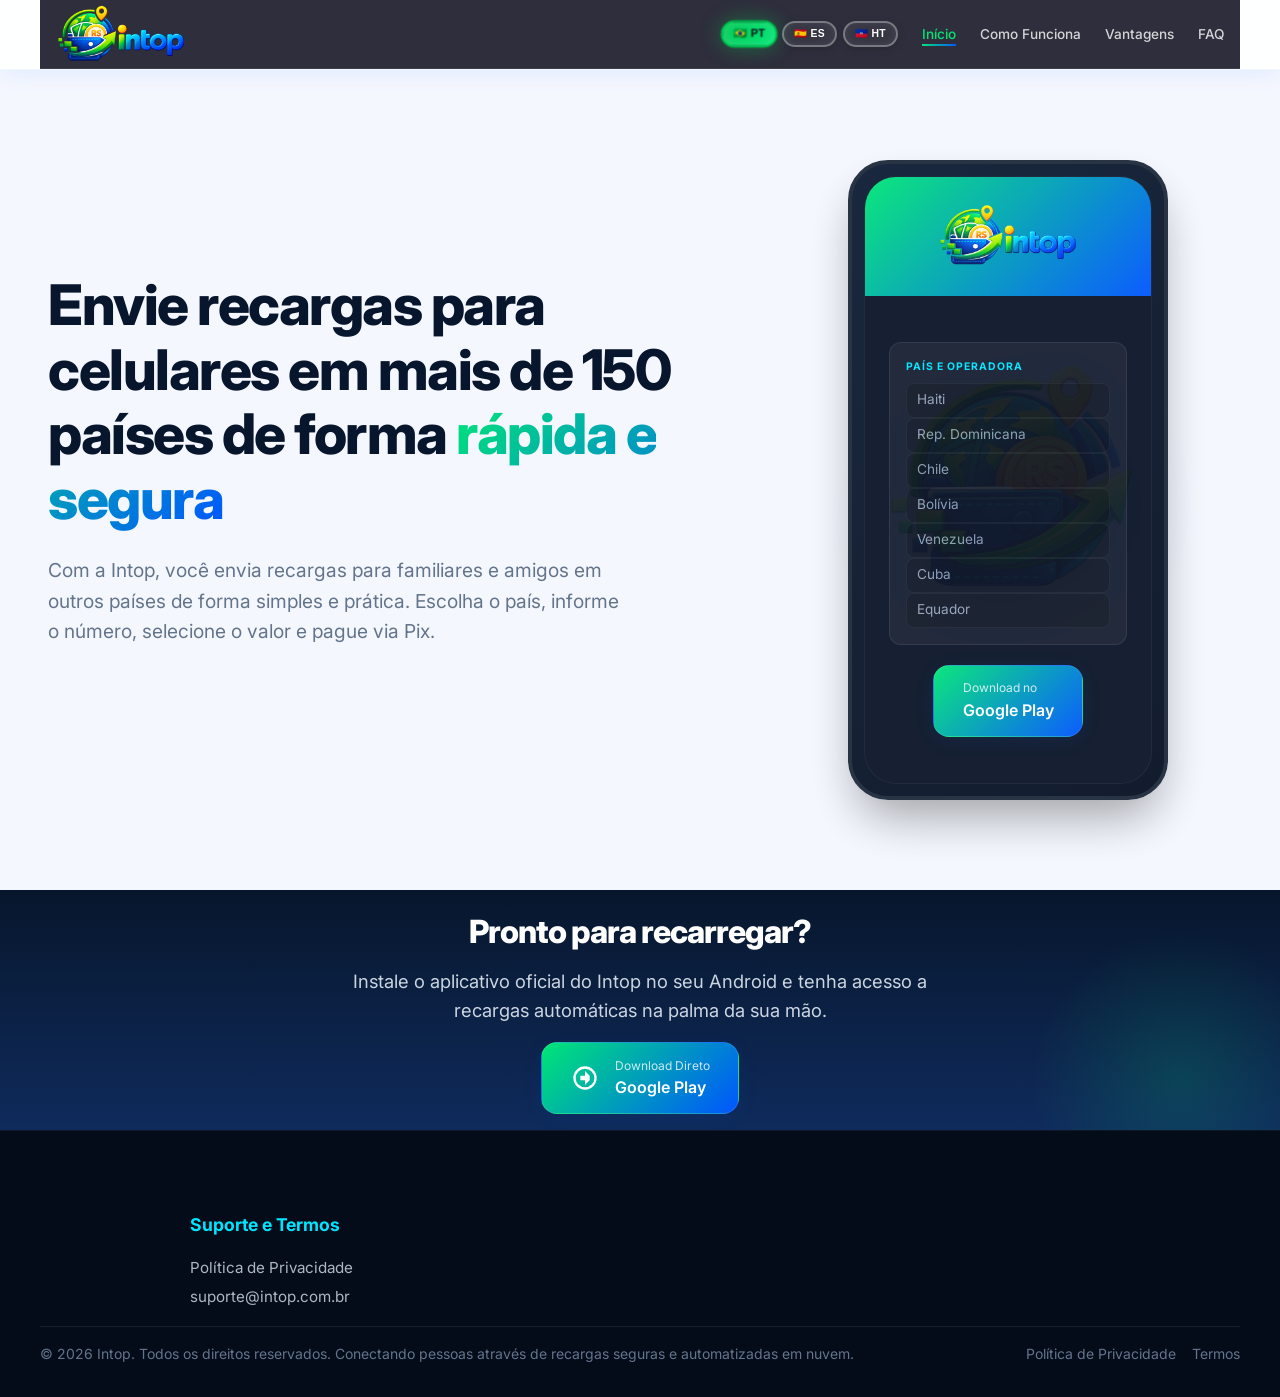
<file: index.html>
<!DOCTYPE html>
<html lang="pt-BR">
<head>
    <meta charset="UTF-8">
    <meta name="viewport" content="width=device-width, initial-scale=1.0">
    <title>Intop - Recargas de Celular Internacionais via Pix</title>
    <link rel="stylesheet" href="style.css">
    <!-- Fonts -->
    <link rel="preconnect" href="https://fonts.googleapis.com">
    <link rel="preconnect" href="https://fonts.gstatic.com" crossorigin>
    <link href="https://fonts.googleapis.com/css2?family=Inter:wght@400;500;600;700;800&display=swap" rel="stylesheet">
    <style>
       
    </style>
    <link rel="icon" href="logo-icon.png">
</head>
<body>
    <header>
        <nav class="nav-container">
            <!-- Logo -->
            <a href="index.html" class="logo">
                <img src="logotxt.png" alt="Intop" class="logo-img" style="" onerror="this.style.display='none'; this.nextElementSibling.style.display='inline-block';"><span class="logo-fallback" style="display:none;">Intop<span style="color:var(--accent-green);">.</span></span>
            </a>

            <!-- Groupe: Boutons langue + Liens nav -->
            <div class="nav-right">
                <!-- Language switcher - TOUJOURS VISIBLE -->
                <div class="lang-switcher">
                    <button class="lang-btn active" data-lang="pt">🇧🇷 PT</button>
                    <button class="lang-btn" data-lang="es">🇪🇸 ES</button>
                    <button class="lang-btn" data-lang="ht">🇭🇹 HT</button>
                </div>

                <!-- Navigation links (desktop) -->
                <ul class="nav-links">
                    <li><a href="index.html" class="active" data-i18n="nav.home">Início</a></li>
                    <li><a href="como-funciona.html" data-i18n="nav.how">Como Funciona</a></li>
                    <li><a href="vantagens.html" data-i18n="nav.benefits">Vantagens</a></li>
                    <!--a href="simulador.html" data-i18n="">Simulador</a -->
                    <li><a href="duvidas-frequentes.html" data-i18n="nav.faq">FAQ</a></li>
                </ul>

                <!-- Hamburger (mobile) -->
                <button class="hamburger" aria-label="Menu">&#9776;</button>
            </div>
        </nav>

        <!-- Mobile Nav Drawer -->
        <div class="mobile-nav">
            <div class="mobile-links">
                <a href="index.html" class="active" data-i18n="nav.home">Início</a>
                <a href="como-funciona.html" data-i18n="nav.how">Como Funciona</a>
                <a href="vantagens.html" data-i18n="nav.benefits">Vantagens</a>
                
                <a href="duvidas-frequentes.html" data-i18n="nav.faq">FAQ</a>
            </div>
        </div>
    </header>

    <!-- Hero Section -->
    <section class="section-container hero">
        <div class="hero-text">
            <h1 data-i18n="hero.title">Envie recargas para celulares em mais de 150 países de forma <span>rápida e segura</span></h1>
            <p data-i18n="hero.subtitle">Com a Intop, você envia recargas para familiares e amigos em outros países de forma simples e prática. Escolha o país, informe o número, selecione o valor e pague via Pix.</p>

            <div class="hero-buttons">
                <!-- Google Play Button (commented) -->
            </div>
        </div>
        <div class="hero-image">
            <div class="hero-logo-container">
                <img src="logo-icon.png" alt="Intop Logo" class="hero-logo-img" onerror="this.style.display='none';">
            </div>
            <div class="phone-mockup">
                <div class="phone-screen">
                    <div class="phone-header">
                        <img src="logotxt.png" alt="Intop" class="logo-img-fone" onerror="this.style.display='none'; this.nextElementSibling.style.display='inline-block';"><span class="logo-fallback" style="display:none;">Intop<span style="color:var();">.</span></span>
                    </div>
                    <div class="phone-content">
                        <div class="mockup-card">
                            <div class="mockup-title" data-i18n="hero.country_operator">PAÍS E OPERADORA</div>
                            <div class="mockup-input" style="display: flex; align-items: center; padding-left: 10px; font-size: 0.85rem; color: #94a3b8;">Haiti</div>
                            <div class="mockup-input" style="display: flex; align-items: center; padding-left: 10px; font-size: 0.85rem; color: #94a3b8;">Rep. Dominicana</div>
                            <div class="mockup-input" style="display: flex; align-items: center; padding-left: 10px; font-size: 0.85rem; color: #94a3b8;">Chile</div>
                            <div class="mockup-input" style="display: flex; align-items: center; padding-left: 10px; font-size: 0.85rem; color: #94a3b8;">Bolívia</div>
                            <div class="mockup-input" style="display: flex; align-items: center; padding-left: 10px; font-size: 0.85rem; color: #94a3b8;">Venezuela</div>
                            <div class="mockup-input" style="display: flex; align-items: center; padding-left: 10px; font-size: 0.85rem; color: #94a3b8;">Cuba</div>
                            <div class="mockup-input" style="display: flex; align-items: center; padding-left: 10px; font-size: 0.85rem; color: #94a3b8;">Equador</div>
                        </div>
                        <div style="display: flex; justify-content: center; gap: 1.5rem; flex-wrap: wrap;">
                            <a href="https://play.google.com/store/apps/details?id=br.com.intop.intop" class="btn-store" style="background: var(--gradient-brand);" target="_blank">
                                <div style="text-align: left;">
                                    <span style="font-size: 0.75rem; display: block; font-weight: 400; opacity: 0.8;" data-i18n="hero.download_google">Download no</span>
                                    Google Play
                                </div>
                            </a>
                        </div>
                    </div>
                </div>
            </div>
        </div>
    </section>

    <!-- App CTA -->
    <section class="cta-section" id="baixar">
        <h2 data-i18n="cta.title">Pronto para recarregar?</h2>
        <p data-i18n="cta.subtitle">Instale o aplicativo oficial do Intop no seu Android e tenha acesso a recargas automáticas na palma da sua mão.</p>
        <div style="display: flex; justify-content: center; gap: 1.5rem; flex-wrap: wrap;">
            <a href="https://play.google.com/store/apps/details?id=br.com.intop.intop" class="btn-store" style="background: var(--gradient-brand);" target="_blank">
                <svg viewBox="0 0 24 24" fill="currentColor">
                    <path d="M12,2A10,10 0 0,0 2,12A10,10 0 0,0 12,22A10,10 0 0,0 22,12A10,10 0 0,0 12,2M12,4A8,8 0 0,1 20,12A8,8 0 0,1 12,20A8,8 0 0,1 4,12A8,8 0 0,1 12,4M12,6V10H8V14H12V18L16,14V10L12,6Z" />
                </svg>
                <div style="text-align: left;">
                    <span style="font-size: 0.75rem; display: block; font-weight: 400; opacity: 0.8;" data-i18n="cta.download_direct">Download Direto</span>
                    Google Play
                </div>
            </a>
        </div>
    </section>

    <!-- Footer -->
    <footer>
        <div class="footer-container">
            <div class="footer-links">
                <h4 data-i18n="footer.support">Suporte e Termos</h4>
                <ul>
                    <li><a href="https://admin.intop.com.br/privacy.html" target="_blank" data-i18n="footer.privacy">Política de Privacidade</a></li>
                    <li><a href="mailto:suporte@intop.com.br">suporte@intop.com.br</a></li>
                </ul>
            </div>
        </div>
        <div class="footer-bottom">
            <p data-i18n="footer.copyright">&copy; 2026 Intop. Todos os direitos reservados. Conectando pessoas através de recargas seguras e automatizadas em nuvem.</p>
            <div class="footer-bottom-links">
                <a href="https://admin.intop.com.br/privacy.html" target="_blank" data-i18n="footer.privacy">Privacidade</a>
                <a href="https://admin.intop.com.br/delete-account.html" target="_blank" data-i18n="footer.terms">Termos</a>
            </div>
        </div>
    </footer>
    <script src="script.js"></script>
    <!-- Custom Translation Script -->
    <script src="index_traduction.js"></script>
</body>
</html>
</file>
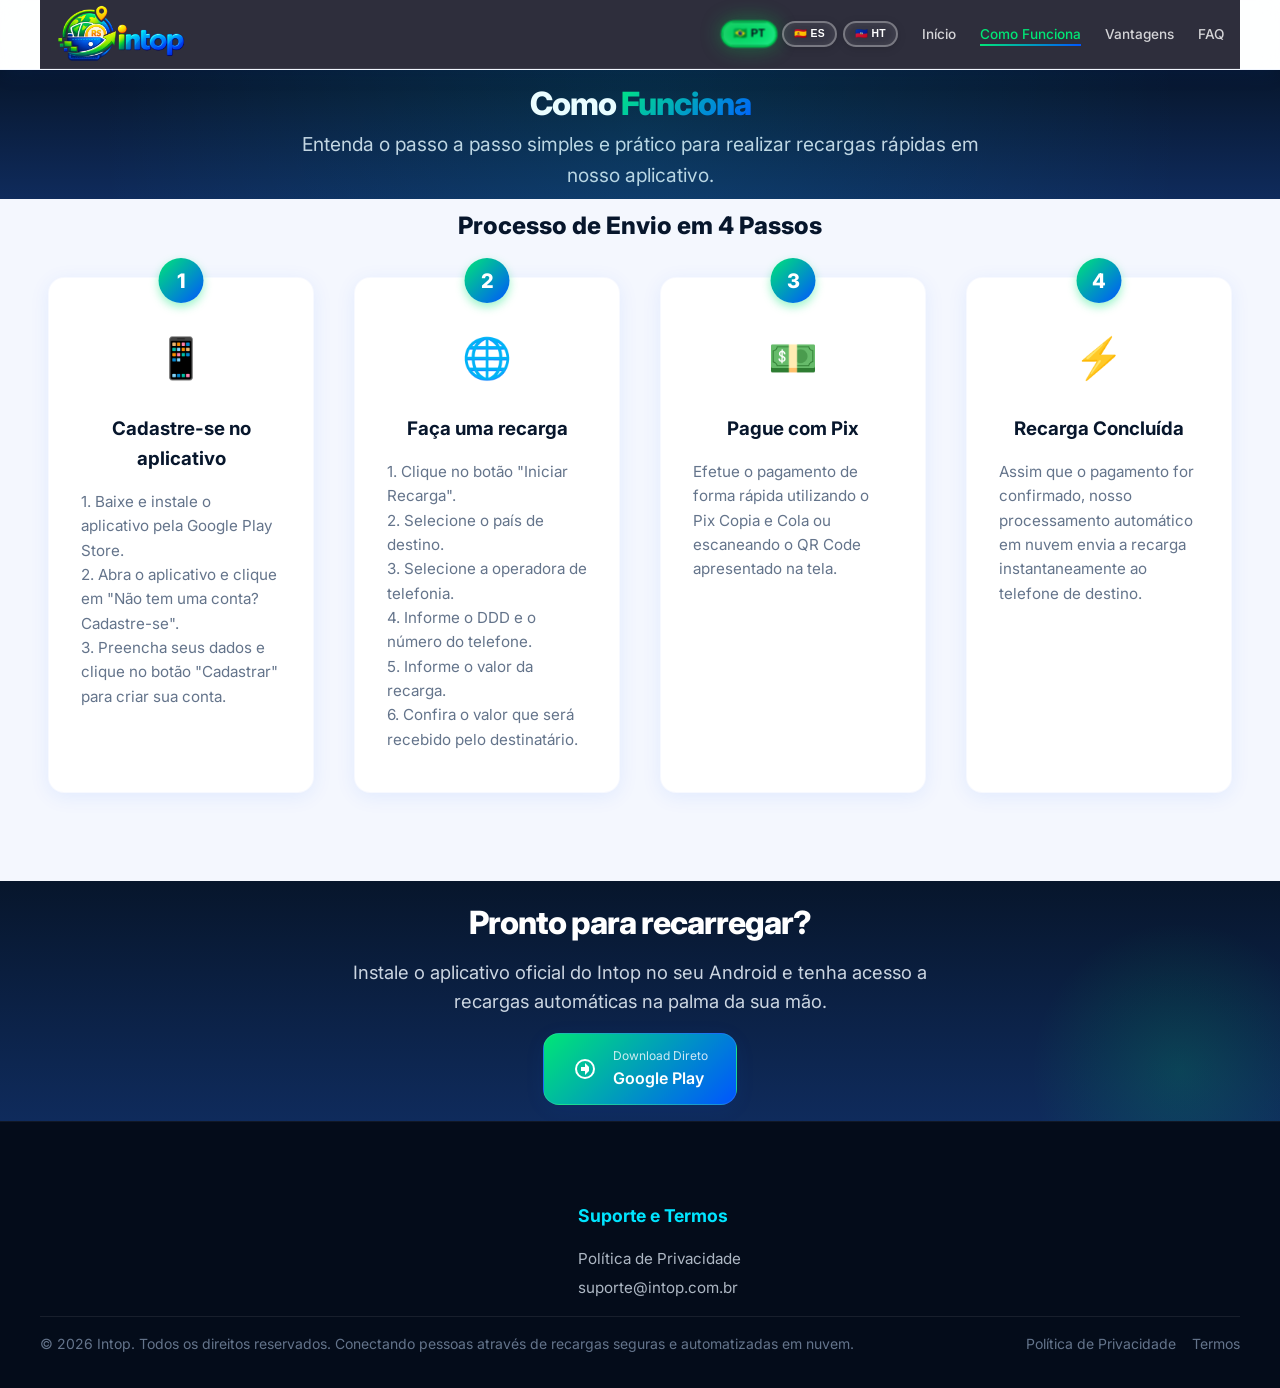
<file: como-funciona.html>
<!DOCTYPE html>
<html lang="pt-BR">
<head>
    <meta charset="UTF-8">
    <meta name="viewport" content="width=device-width, initial-scale=1.0">
    <title>Intop - Como Funciona</title>
    <link rel="stylesheet" href="style.css">
    <!-- Fonts -->
    <link rel="preconnect" href="https://fonts.googleapis.com">
    <link rel="preconnect" href="https://fonts.gstatic.com" crossorigin>
    <link href="https://fonts.googleapis.com/css2?family=Inter:wght@400;500;600;700;800&display=swap" rel="stylesheet">
    <style>
      
    </style>
    <link rel="icon" href="logo-icon.png">
</head>
<body>
    <header>
        <nav class="nav-container">
            <!-- Logo -->
            <a href="index.html" class="logo">
                <img src="logotxt.png" alt="Intop" class="logo-img" onerror="this.style.display='none'; this.nextElementSibling.style.display='inline-block';"><span class="logo-fallback" style="display:none;">Intop<span style="color:var(--accent-green);">.</span></span>
            </a>

            <!-- Groupe: Boutons langue + Liens nav -->
            <div class="nav-right">
                <!-- Language switcher - TOUJOURS VISIBLE -->
                <div class="lang-switcher">
                    <button class="lang-btn active" data-lang="pt">🇧🇷 PT</button>
                    <button class="lang-btn" data-lang="es">🇪🇸 ES</button>
                    <button class="lang-btn" data-lang="ht">🇭🇹 HT</button>
                </div>

                <!-- Navigation links (desktop) -->
                <ul class="nav-links">
                    <li><a href="index.html" data-i18n="nav.home">Início</a></li>
                    <li><a href="como-funciona.html" class="active" data-i18n="nav.how">Como Funciona</a></li>
                    <li><a href="vantagens.html" data-i18n="nav.benefits">Vantagens</a></li>
                    <li><a href="duvidas-frequentes.html" data-i18n="nav.faq">FAQ</a></li>
                </ul>

                <!-- Hamburger (mobile) -->
                <button class="hamburger" aria-label="Menu">&#9776;</button>
            </div>
        </nav>

        <!-- Mobile Nav Drawer -->
        <div class="mobile-nav">
            <div class="mobile-links">
                <a href="index.html" data-i18n="nav.home">Início</a>
                <a href="como-funciona.html" class="active" data-i18n="nav.how">Como Funciona</a>
                <a href="vantagens.html" data-i18n="nav.benefits">Vantagens</a>
                <a href="duvidas-frequentes.html" data-i18n="nav.faq">FAQ</a>
            </div>
        </div>
    </header>

    <!-- Page Banner -->
    <section class="page-banner">
        <h1 data-i18n="banner.title">Como <span>Funciona</span></h1>
        <p data-i18n="banner.subtitle">Entenda o passo a passo simples e prático para realizar recargas rápidas em nosso aplicativo.</p>
    </section>

    <!-- Steps Section -->
    <section class="section-container">
        <h2 style="text-align: center; font-size:; color: var(--dark); margin-bottom: 2rem; font-weight: 800;" data-i18n="steps.title">Processo de Envio em 4 Passos</h2>
        <div class="steps-grid">
            
            <div class="step-card">
                <div class="step-num">1</div>
                <div class="step-icon">📱</div>
                <h3 data-i18n="step.1.title">Cadastre-se no aplicativo</h3>
                <p style="text-align: left;" data-i18n="step.1.desc">1. Baixe e instale o aplicativo pela Google Play Store.<br>
                    2. Abra o aplicativo e clique em "Não tem uma conta? Cadastre-se".<br>
                    3. Preencha seus dados e clique no botão "Cadastrar" para criar sua conta.
                </p>
            </div>
            <div class="step-card">
                <div class="step-num">2</div>
                <div class="step-icon">🌐</div>
                <h3 data-i18n="step.2.title">Faça uma recarga</h3>
                <p style="text-align: left;" data-i18n="step.2.desc">
                1. Clique no botão <strong>"Iniciar Recarga"</strong>.<br>
                2. Selecione o país de destino.<br>
                3. Selecione a operadora de telefonia.<br>
                4. Informe o DDD e o número do telefone.<br>
                5. Informe o valor da recarga.<br>
                6. Confira o valor que será recebido pelo destinatário.
                </p>
            </div>
            <div class="step-card">
                <div class="step-num">3</div>
                <div class="step-icon">💵</div>
                <h3 data-i18n="step.3.title">Pague com Pix</h3>
                <p style="text-align: left;" data-i18n="step.3.desc">Efetue o pagamento de forma rápida utilizando o Pix Copia e Cola ou escaneando o QR Code apresentado na tela.</p>
            </div>
            <div class="step-card">
                <div class="step-num">4</div>
                <div class="step-icon">⚡</div>
                <h3 data-i18n="step.4.title">Recarga Concluída</h3>
                <p style="text-align: left;" data-i18n="step.4.desc">Assim que o pagamento for confirmado, nosso processamento automático em nuvem envia a recarga instantaneamente ao telefone de destino.</p>
            </div>
        </div>
        
        <div style="text-align: center; margin-top: 5rem;">
            <!--a href="simulador.html" class="btn-primary">Faça uma Simulação Agora</a-->
        </div>
    </section>

    <!-- App CTA -->
    <section class="cta-section" id="baixar">
        <h2 data-i18n="cta.title">Pronto para recarregar?</h2>
        <p data-i18n="cta.subtitle">Instale o aplicativo oficial do Intop no seu Android e tenha acesso a recargas automáticas na palma da sua mão.</p>
        <div style="display: flex; justify-content: center; gap: 1.5rem; flex-wrap: wrap;">
            <a href="https://play.google.com/store/apps/details?id=br.com.intop.intop" class="btn-store" style="background: var(--gradient-brand);" target="_blank">
                <svg viewBox="0 0 24 24" fill="currentColor" style="width: 24px; height: 24px;">
                    <path d="M12,2A10,10 0 0,0 2,12A10,10 0 0,0 12,22A10,10 0 0,0 22,12A10,10 0 0,0 12,2M12,4A8,8 0 0,1 20,12A8,8 0 0,1 12,20A8,8 0 0,1 4,12A8,8 0 0,1 12,4M12,6V10H8V14H12V18L16,14V10L12,6Z" />
                </svg>
                <div style="text-align: left;">
                    <span style="font-size: 0.75rem; display: block; font-weight: 400; opacity: 0.8;" data-i18n="cta.download_direct">Download Direto</span>
                    Google Play
                </div>
            </a>
        </div>
    </section>

    <!-- Footer -->
    <footer>
        <div class="footer-container">
            <div class="footer-about">

                
            </div>
           

            <div class="footer-links">
                <h4 data-i18n="footer.support">Suporte e Termos</h4>
                <ul>
                    <li><a href="https://admin.intop.com.br/privacy.html" target="_blank" data-i18n="footer.privacy">Política de Privacidade</a></li>
                    <li><a href="mailto:suporte@intop.com.br">suporte@intop.com.br</a></li>
                </ul>
            </div>
        </div>
        <div class="footer-bottom">
            <p data-i18n="footer.copyright">&copy; 2026 Intop. Todos os direitos reservados. Conectando pessoas através de recargas seguras e automatizadas em nuvem.</p>
            <div class="footer-bottom-links">
                <a href="https://admin.intop.com.br/privacy.html" target="_blank" data-i18n="footer.privacy">Privacidade</a>
                <a href="https://admin.intop.com.br/delete-account.html" target="_blank" data-i18n="footer.terms">Termos</a>
            </div>
        </div>
    </footer>
    <script src="script.js"></script>
    <!-- Custom Translation Script -->
    <script src="como-funciona_traduction.js"></script>
</body>
</html>
</file>
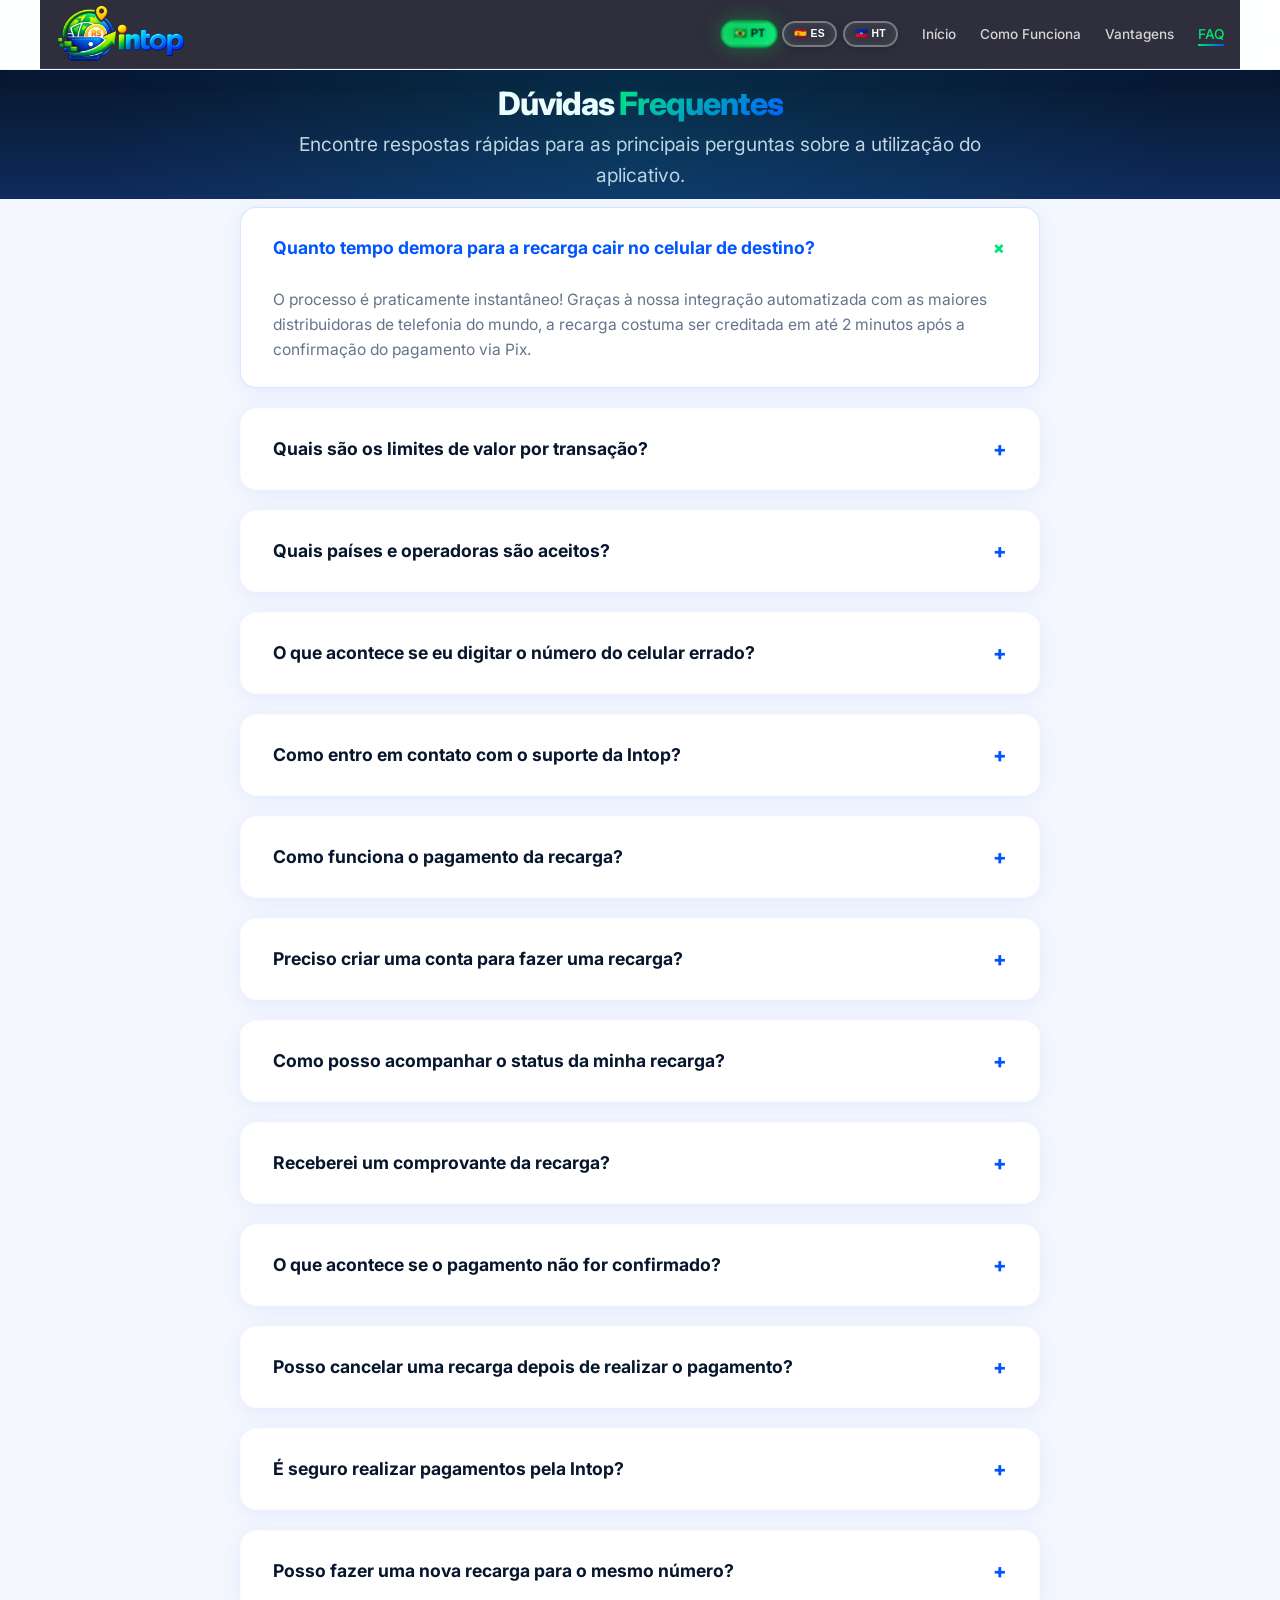
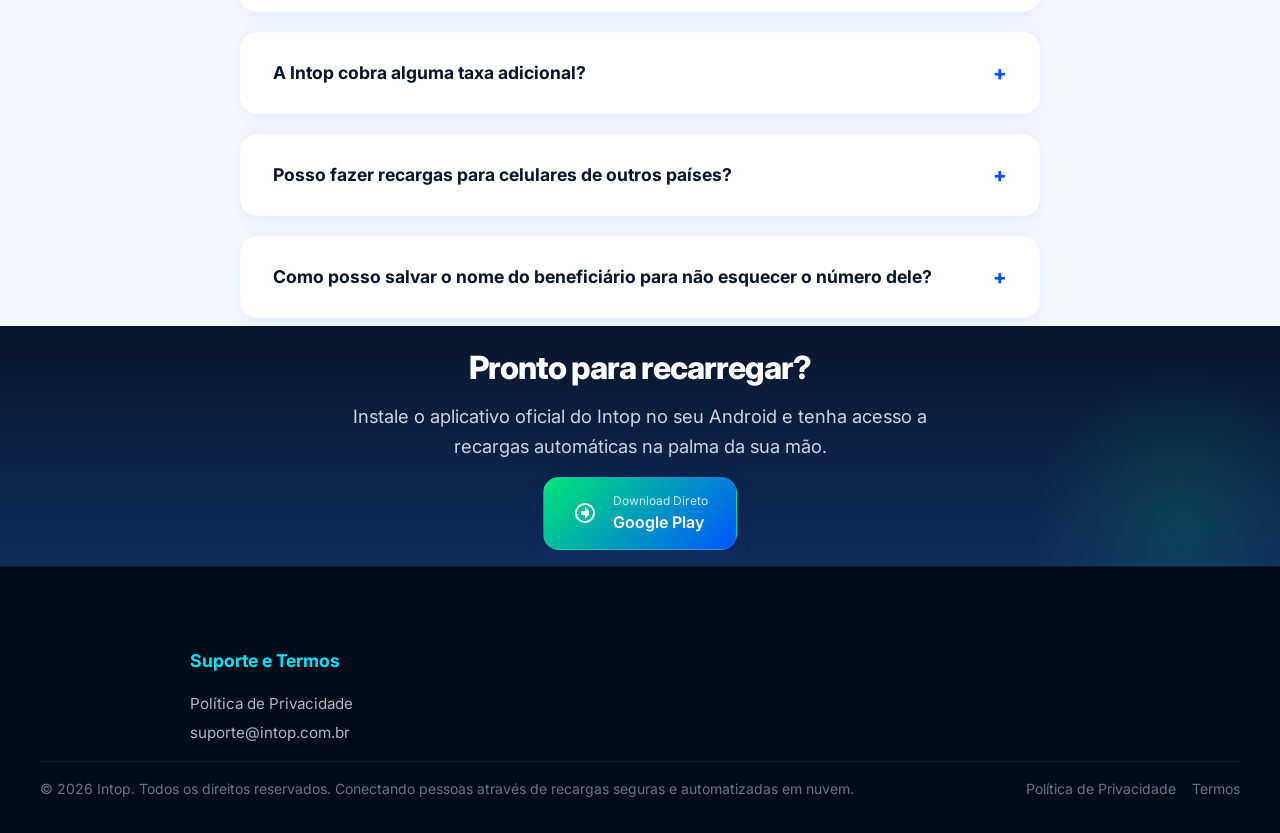
<file: duvidas-frequentes.html>
<!DOCTYPE html>
<html lang="pt-BR">
<head>
    <meta charset="UTF-8">
    <meta name="viewport" content="width=device-width, initial-scale=1.0">
    <title>Intop - Dúvidas Frequentes</title>
    <link rel="stylesheet" href="style.css">
    <!-- Fonts -->
    <link rel="preconnect" href="https://fonts.googleapis.com">
    <link rel="preconnect" href="https://fonts.gstatic.com" crossorigin>
    <link href="https://fonts.googleapis.com/css2?family=Inter:wght@400;500;600;700;800&display=swap" rel="stylesheet">
    <style>
       
    </style>
    <link rel="icon" href="logo-icon.png">
</head>
<body>
    <header>
        <nav class="nav-container">
            <!-- Logo -->
            <a href="index.html" class="logo">
                <img src="logotxt.png" alt="Intop" class="logo-img" onerror="this.style.display='none'; this.nextElementSibling.style.display='inline-block';"><span class="logo-fallback" style="display:none;">Intop<span style="color:var(--accent-green);">.</span></span>
            </a>

            <!-- Groupe: Boutons langue + Liens nav -->
            <div class="nav-right">
                <!-- Language switcher - TOUJOURS VISIBLE -->
                <div class="lang-switcher">
                    <button class="lang-btn active" data-lang="pt">🇧🇷 PT</button>
                    <button class="lang-btn" data-lang="es">🇪🇸 ES</button>
                    <button class="lang-btn" data-lang="ht">🇭🇹 HT</button>
                </div>

                <!-- Navigation links (desktop) -->
                <ul class="nav-links">
                    <li><a href="index.html" data-i18n="nav.home">Início</a></li>
                    <li><a href="como-funciona.html" data-i18n="nav.how">Como Funciona</a></li>
                    <li><a href="vantagens.html" data-i18n="nav.benefits">Vantagens</a></li>
                    <li><a href="duvidas-frequentes.html" class="active" data-i18n="nav.faq">FAQ</a></li>
                </ul>

                <!-- Hamburger (mobile) -->
                <button class="hamburger" aria-label="Menu">&#9776;</button>
            </div>
        </nav>

        <!-- Mobile Nav Drawer -->
        <div class="mobile-nav">
            <div class="mobile-links">
                <a href="index.html" data-i18n="nav.home">Início</a>
                <a href="como-funciona.html" data-i18n="nav.how">Como Funciona</a>
                <a href="vantagens.html" data-i18n="nav.benefits">Vantagens</a>
                <a href="duvidas-frequentes.html" class="active" data-i18n="nav.faq">FAQ</a>
            </div>
        </div>
    </header>

    <!-- Page Banner -->
    <section class="page-banner">
        <h1 data-i18n="banner.title">Dúvidas <span>Frequentes</span></h1>
        <p data-i18n="banner.subtitle">Encontre respostas rápidas para as principais perguntas sobre a utilização do aplicativo.</p>
    </section>

    <!-- FAQ Section -->
    <section class="section-container">
        <div class="faq-wrapper">
            <div class="faq-item">
                <div class="faq-header">
                    <span data-i18n="faq.1.question">Quanto tempo demora para a recarga cair no celular de destino?</span>
                    <span class="faq-icon">+</span>
                </div>
                <div class="faq-body">
                    <p data-i18n="faq.1.answer">O processo é praticamente instantâneo! Graças à nossa integração automatizada com as maiores distribuidoras de telefonia do mundo, a recarga costuma ser creditada em até 2 minutos após a confirmação do pagamento via Pix.</p>
                </div>
            </div>

            <div class="faq-item">
                <div class="faq-header">
                    <span data-i18n="faq.2.question">Quais são os limites de valor por transação?</span>
                    <span class="faq-icon">+</span>
                </div>
                <div class="faq-body">
                    <p data-i18n="faq.2.answer">Por questões de conformidade e segurança, o valor de recarga permitido por operação é configurado no intervalo de R$ 10,00 a R$ 100,00.</p>
                </div>
            </div>

            <div class="faq-item">
                <div class="faq-header">
                    <span data-i18n="faq.3.question">Quais países e operadoras são aceitos?</span>
                    <span class="faq-icon">+</span>
                </div>
                <div class="faq-body">
                    <p data-i18n="faq.3.answer">Apoiamos o envio de saldo para os principais países das Américas Latina e do Norte, Europa e vários outros continentes. Operadoras populares como MEO, AT&T, Claro, T-Mobile e Viva são suportadas.</p>
                </div>
            </div>

            <div class="faq-item">
                <div class="faq-header">
                    <span data-i18n="faq.4.question">O que acontece se eu digitar o número do celular errado?</span>
                    <span class="faq-icon">+</span>
                </div>
                <div class="faq-body">
                    <p data-i18n="faq.4.answer">Sugerimos atenção redobrada no momento da digitação. Se o número informado for válido e receber a recarga, não temos como reverter o processo. Caso o número seja inválido ou o envio falhe, nossa plataforma cancelará a transação automaticamente para garantir que você não seja prejudicado.</p>
                </div>
            </div>

            <div class="faq-item">
                <div class="faq-header">
                    <span data-i18n="faq.5.question">Como entro em contato com o suporte da Intop?</span>
                    <span class="faq-icon">+</span>
                </div>
                <div class="faq-body">
                    <p data-i18n="faq.5.answer">Você pode acessar a seção de suporte no menu do próprio aplicativo ou enviar um e-mail com as informações de sua transação diretamente para o endereço suporte@intop.com.br.</p>
                </div>
            </div>
           
            <div class="faq-item">
                <div class="faq-header">
                    <span data-i18n="faq.6.question">Como funciona o pagamento da recarga?</span>
                    <span class="faq-icon">+</span>
                </div>
                <div class="faq-body">
                    <p data-i18n="faq.6.answer">Após escolher o país, a operadora, o número de celular e o valor da recarga, o aplicativo gera as informações para pagamento via Pix.</p>
                </div>
            </div>

            <div class="faq-item">
                <div class="faq-header">
                    <span data-i18n="faq.7.question">Preciso criar uma conta para fazer uma recarga?</span>
                    <span class="faq-icon">+</span>
                </div>
                <div class="faq-body">
                    <p data-i18n="faq.7.answer">Sim. É necessário criar uma conta na Intop para realizar recargas, acompanhar suas transações e consultar o histórico de recargas realizadas.</p>
                </div>
            </div>

            <div class="faq-item">
                <div class="faq-header">
                    <span data-i18n="faq.8.question">Como posso acompanhar o status da minha recarga?</span>
                    <span class="faq-icon">+</span>
                </div>
                <div class="faq-body">
                    <p data-i18n="faq.8.answer">Você pode acompanhar o status da sua recarga diretamente na seção de histórico do aplicativo. Após a confirmação, a transação será atualizada e você poderá consultar os detalhes da operação.</p>
                </div>
            </div>

            <div class="faq-item">
                <div class="faq-header">
                    <span data-i18n="faq.9.question">Receberei um comprovante da recarga?</span>
                    <span class="faq-icon">+</span>
                </div>
                <div class="faq-body">
                    <p data-i18n="faq.9.answer">Sim. Após a conclusão da recarga, você poderá consultar o comprovante diretamente no aplicativo e compartilhar as informações da transação pelo WhatsApp.</p>
                </div>
            </div>

            <div class="faq-item">
                <div class="faq-header">
                    <span data-i18n="faq.10.question">O que acontece se o pagamento não for confirmado?</span>
                    <span class="faq-icon">+</span>
                </div>
                <div class="faq-body">
                    <p data-i18n="faq.10.answer">Se o pagamento não for identificado ou confirmado, a recarga não será processada e o valor será automaticamente devolvido à sua conta, sem a necessidade de entrar em contato com o suporte. Caso o pagamento já tenha sido realizado, aguarde a confirmação do sistema.</p>
                </div>
            </div>

            <div class="faq-item">
                <div class="faq-header">
                    <span data-i18n="faq.11.question">Posso cancelar uma recarga depois de realizar o pagamento?</span>
                    <span class="faq-icon">+</span>
                </div>
                <div class="faq-body">
                    <p data-i18n="faq.11.answer">Depois que a recarga for processada e enviada para o número informado, não é possível cancelá-la ou revertê-la. Por isso, confira cuidadosamente o número do celular e o valor antes de confirmar a operação.</p>
                </div>
            </div>

            <div class="faq-item">
                <div class="faq-header">
                    <span data-i18n="faq.12.question">É seguro realizar pagamentos pela Intop?</span>
                    <span class="faq-icon">+</span>
                </div>
                <div class="faq-body">
                    <p data-i18n="faq.12.answer">Sim. A Intop utiliza processos de pagamento e sistemas de segurança para proteger as informações dos usuários e suas transações. Recomendamos sempre verificar os dados da recarga antes de realizar o pagamento.</p>
                </div>
            </div>

            <div class="faq-item">
                <div class="faq-header">
                    <span data-i18n="faq.13.question">Posso fazer uma nova recarga para o mesmo número?</span>
                    <span class="faq-icon">+</span>
                </div>
                <div class="faq-body">
                    <p data-i18n="faq.13.answer">Sim. Você pode realizar novas recargas para o mesmo número. Pelo histórico de transações, também é possível selecionar uma recarga anterior e facilitar o preenchimento dos dados para uma nova operação.</p>
                </div>
            </div>

            <div class="faq-item">
                <div class="faq-header">
                    <span data-i18n="faq.14.question">A Intop cobra alguma taxa adicional?</span>
                    <span class="faq-icon">+</span>
                </div>
                <div class="faq-body">
                    <p data-i18n="faq.14.answer">O valor total da operação é apresentado antes da confirmação do pagamento. Dessa forma, você poderá verificar o valor da recarga e o valor final a pagar antes de realizar o Pix.</p>
                </div>
            </div>

            <div class="faq-item">
                <div class="faq-header">
                    <span data-i18n="faq.15.question">Posso fazer recargas para celulares de outros países?</span>
                    <span class="faq-icon">+</span>
                </div>
                <div class="faq-body">
                    <p data-i18n="faq.15.answer">Sim. A Intop permite realizar recargas internacionais para números de celular de diferentes países e operadoras disponíveis em nossa plataforma.</p>
                </div>
            </div>

            <div class="faq-item">
                <div class="faq-header">
                    <span data-i18n="faq.16.question">Como posso salvar o nome do beneficiário para não esquecer o número dele?</span>
                    <span class="faq-icon">+</span>
                </div>
                <div class="faq-body">
                    <p data-i18n="faq.16.answer">1. Acesse o Histórico e selecione o número do beneficiário.<br>2. Clique no ícone de lápis ao lado do nome da operadora.<br>3. Na janela que será aberta, digite o nome do beneficiário e clique em Salvar.</p>
                </div>
            </div>
        </div>
    </section>

    <!-- App CTA -->
    <section class="cta-section" id="baixar">
        <h2 data-i18n="cta.title">Pronto para recarregar?</h2>
        <p data-i18n="cta.subtitle">Instale o aplicativo oficial do Intop no seu Android e tenha acesso a recargas automáticas na palma da sua mão.</p>
        <div style="display: flex; justify-content: center; gap: 1.5rem; flex-wrap: wrap;">
            <a href="https://play.google.com/store/apps/details?id=br.com.intop.intop" class="btn-store" style="background: var(--gradient-brand);" target="_blank">
                <svg viewBox="0 0 24 24" fill="currentColor" style="width: 24px; height: 24px;">
                    <path d="M12,2A10,10 0 0,0 2,12A10,10 0 0,0 12,22A10,10 0 0,0 22,12A10,10 0 0,0 12,2M12,4A8,8 0 0,1 20,12A8,8 0 0,1 12,20A8,8 0 0,1 4,12A8,8 0 0,1 12,4M12,6V10H8V14H12V18L16,14V10L12,6Z" />
                </svg>
                <div style="text-align: left;">
                    <span style="font-size: 0.75rem; display: block; font-weight: 400; opacity: 0.8;" data-i18n="cta.download_direct">Download Direto</span>
                    Google Play
                </div>
            </a>
        </div>
    </section>

    <!-- Footer -->
    <footer>
        <div class="footer-container">
            
            <div class="footer-links">
                <h4 data-i18n="footer.support">Suporte e Termos</h4>
                <ul>
                    <li><a href="https://admin.intop.com.br/privacy.html" target="_blank" data-i18n="footer.privacy">Política de Privacidade</a></li>
                    <li><a href="mailto:suporte@intop.com.br">suporte@intop.com.br</a></li>
                </ul>
            </div>
        </div>
        <div class="footer-bottom">
            <p data-i18n="footer.copyright">&copy; 2026 Intop. Todos os direitos reservados. Conectando pessoas através de recargas seguras e automatizadas em nuvem.</p>
            <div class="footer-bottom-links">
                <a href="https://admin.intop.com.br/privacy.html" target="_blank" data-i18n="footer.privacy">Privacidade</a>
                <a href="https://admin.intop.com.br/delete-account.html" target="_blank" data-i18n="footer.terms">Termos</a>
            </div>
        </div>
    </footer>
    <script src="script.js"></script>
    <!-- Custom Translation Script -->
    <script src="duvidas-frequentes_traduction.js"></script>
</body>
</html>
</file>
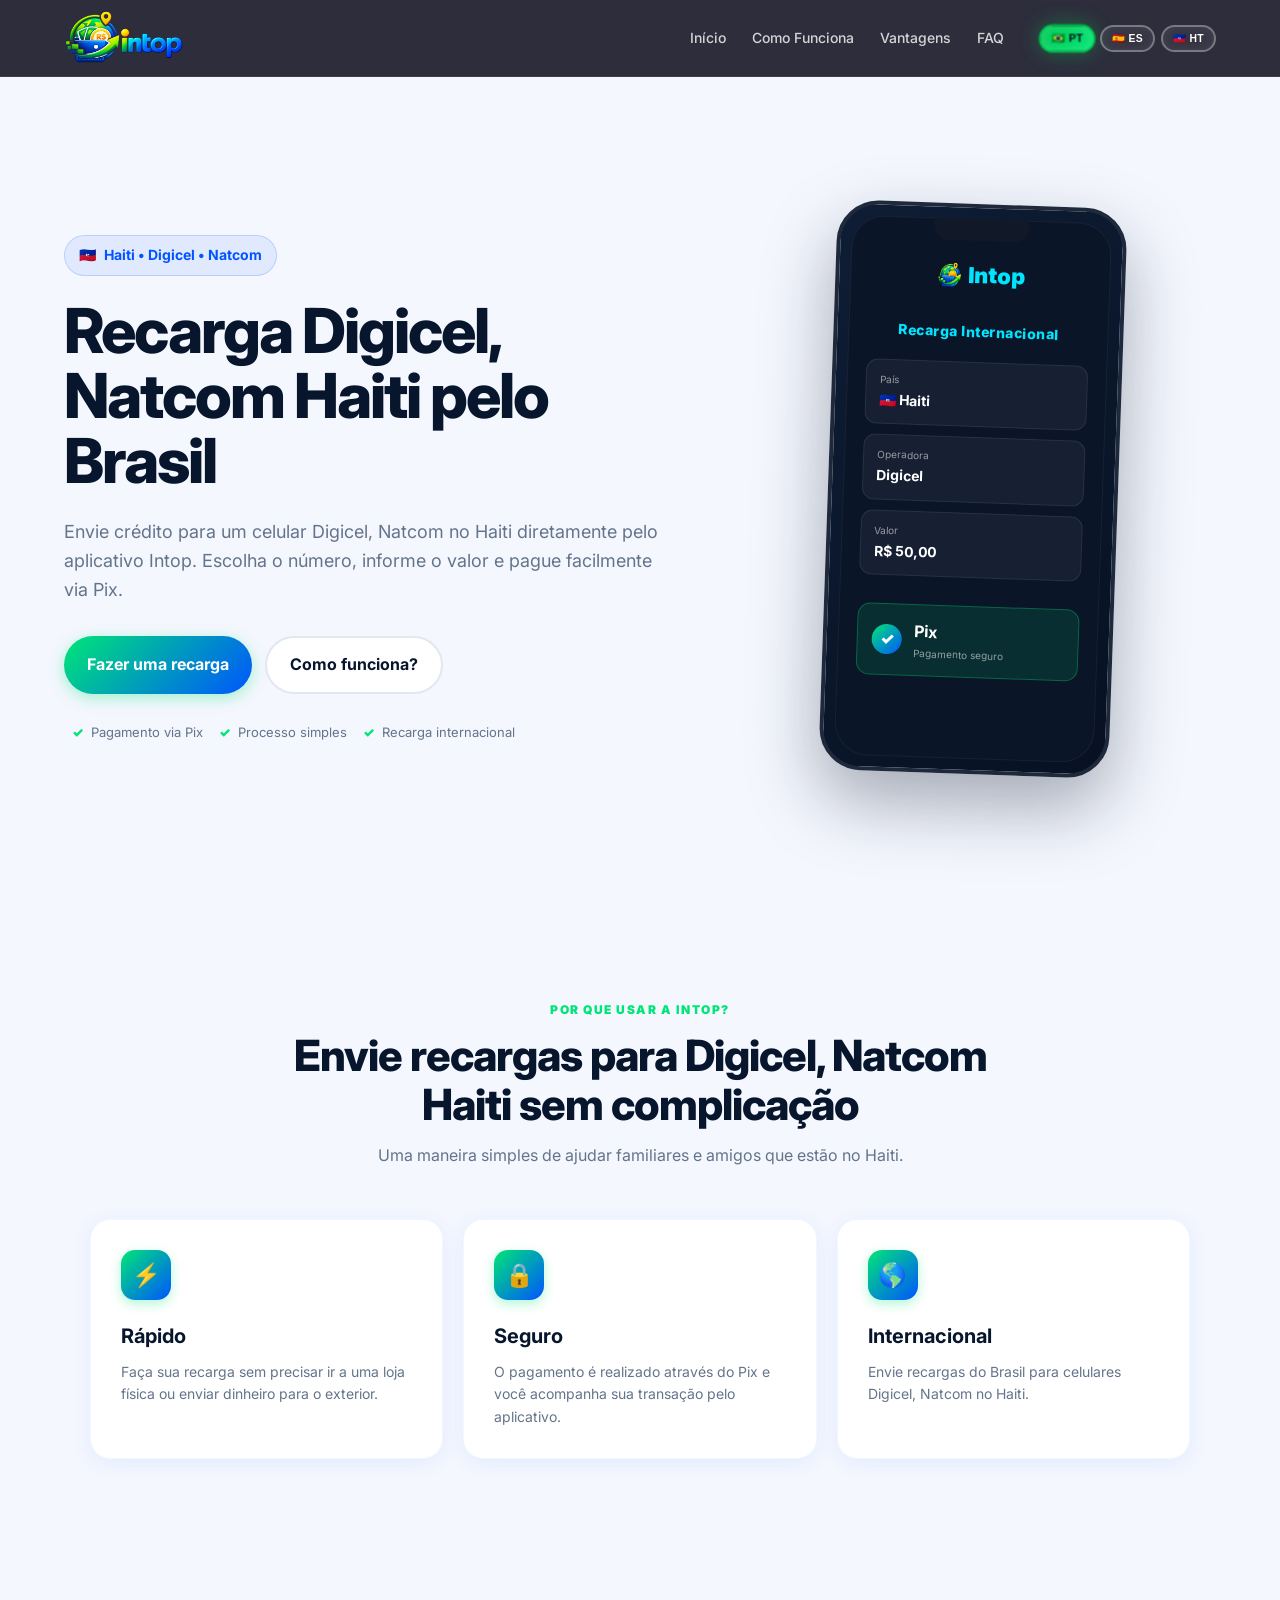
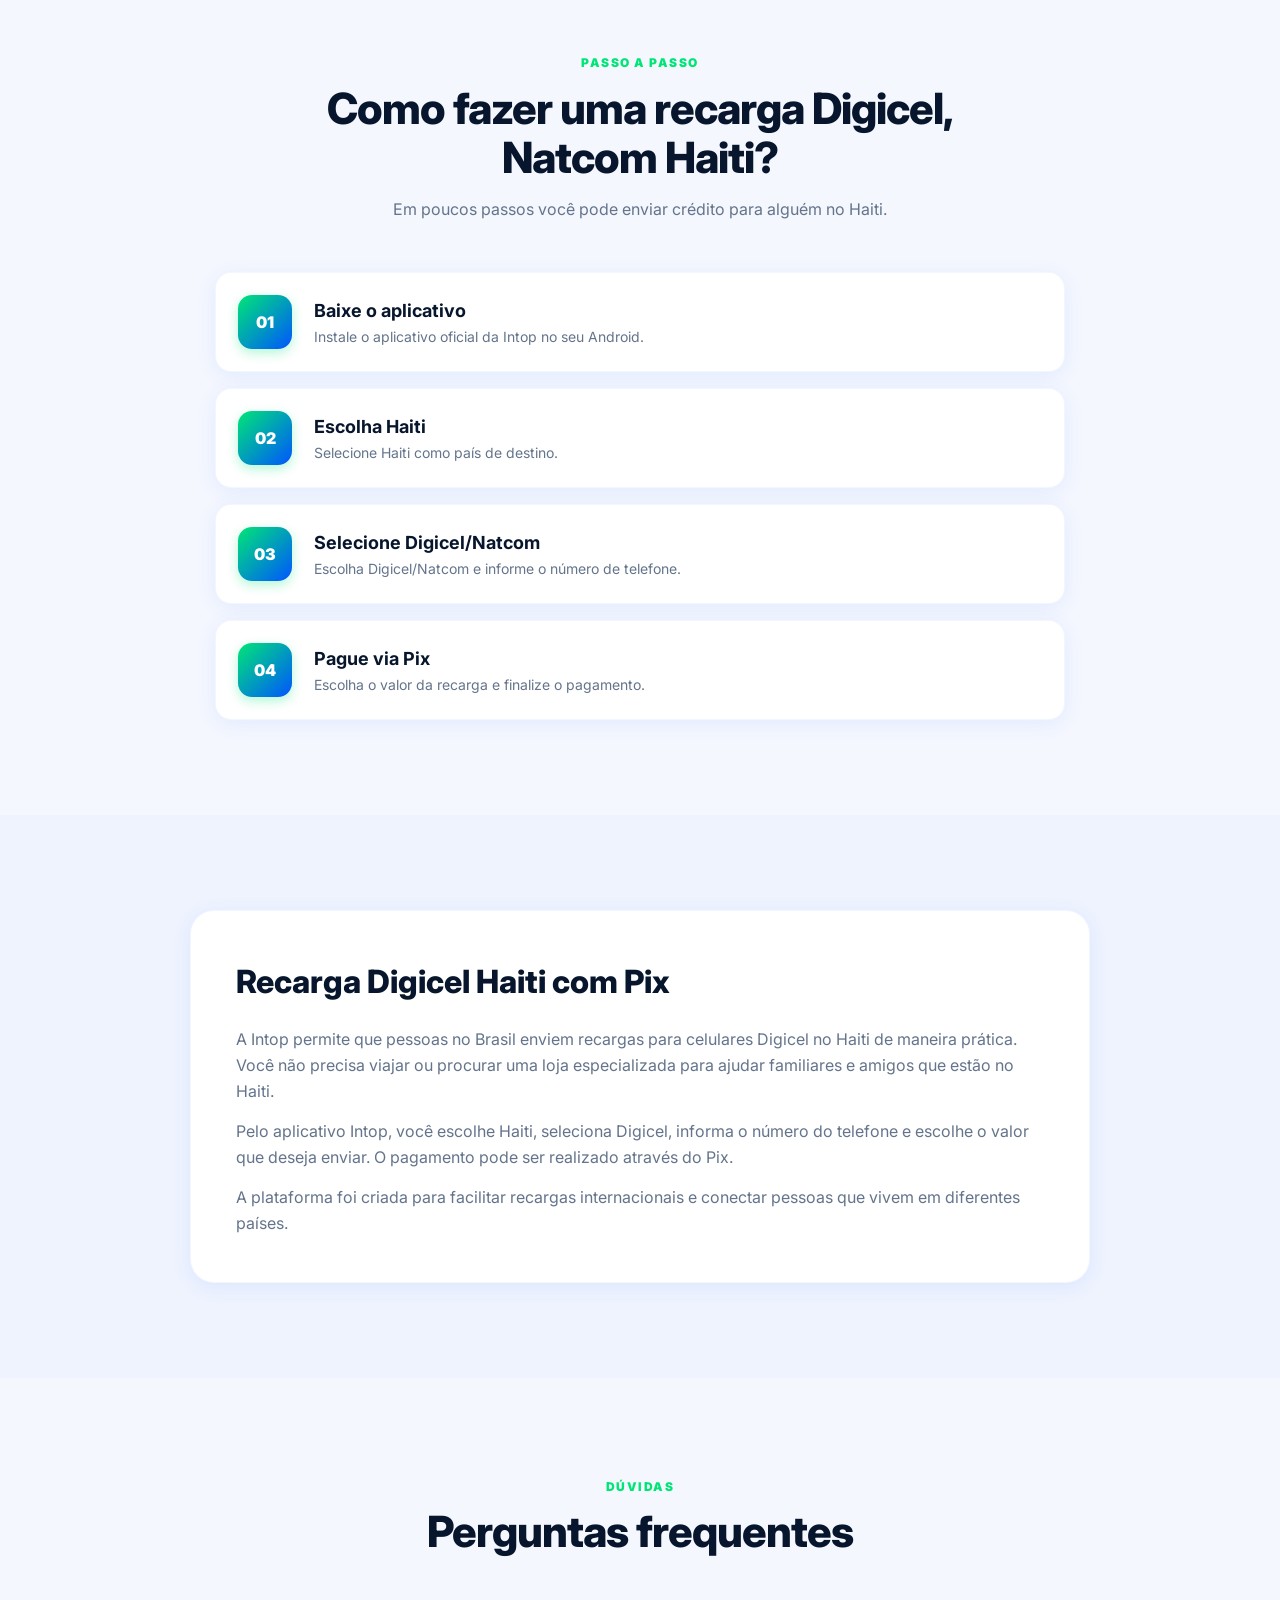
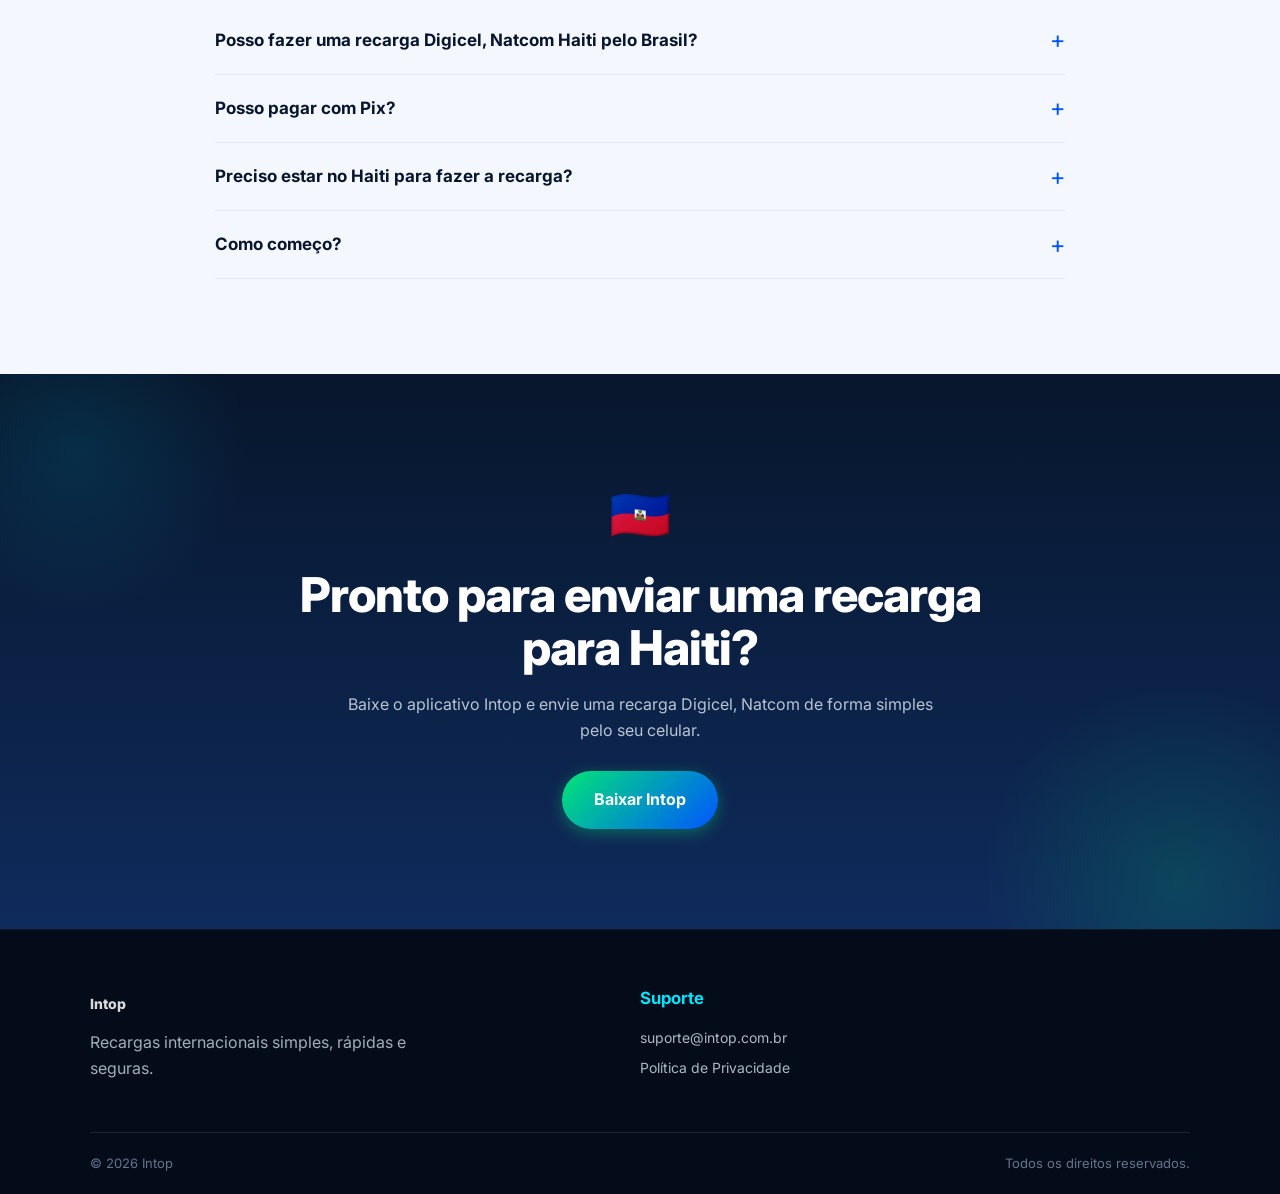
<file: recarga-digicel-haiti.html>
<!DOCTYPE html>
<html lang="pt-BR">
<head>
    <meta charset="UTF-8">
    <meta name="viewport" content="width=device-width, initial-scale=1.0">

    <title data-i18n="seo.title">Recarga Digicel Haiti via Pix | Intop</title>

    <meta name="description" data-i18n-content="seo.description"
        content="Faça recarga Digicel Haiti pelo Brasil usando Pix. Envie crédito para celulares Digicel no Haiti de forma rápida e segura com a Intop.">

    <meta name="keywords"
        content="recarga Digicel Haiti, recarga Haiti, Digicel Haiti, recarga celular Haiti, enviar recarga Haiti, recarga Haiti Pix, Digicel via Pix">

    <meta name="keywords"
        content="recarga Natcom Haiti, recarga Haiti, Natcom Haiti, recarga celular Haiti, enviar recarga Haiti, recarga Haiti Pix, Natcom via Pix">

    <meta name="keywords"
        content="aplikasyon pou rechaje digicel ak natcom, rechaje telefon Haiti, Voye minit telefon Haiti, rechaje telefon digicel ak natcom haiti, voye minit haiti, recarga Haiti Pix, Natcom via , Digicel via Pix">

    <meta name="robots" content="index, follow">
    <meta name="author" content="Intop">

    <link rel="canonical" href="https://intop.com.br/recarga-digicel-haiti.html">

    <meta property="og:type" content="website">
    <meta property="og:url" content="https://intop.com.br/recarga-digicel-haiti.html">
    <meta property="og:title" content="Recarga Digicel Haiti via Pix | Intop">
    <meta property="og:description"
        content="Envie recargas para Digicel Haiti pelo Pix através da Intop.">
    <meta property="og:image" content="https://intop.com.br/logo-icon.png">

    <link rel="icon" href="logo-icon.png">

    <!-- Fonts -->
    <link rel="preconnect" href="https://fonts.googleapis.com">
    <link rel="preconnect" href="https://fonts.gstatic.com" crossorigin>
    <link href="https://fonts.googleapis.com/css2?family=Inter:wght@400;500;600;700;800&display=swap" rel="stylesheet">

    <link rel="stylesheet" href="recarga-digicel-haiti.css">
</head>

<body>

<header class="site-header">
    <div class="nav-container">

        <a href="index.html" class="brand">
            <img src="logotxt.png" alt="Intop" class="brand-img"
                 onerror="this.style.display='none'; this.nextElementSibling.style.display='inline-block';">
            <span class="brand-fallback" style="display:none;">Intop<span style="color:var(--accent-green);">.</span></span>
        </a>

        <nav class="desktop-nav">
            <a href="index.html" data-i18n="nav.home">Início</a>
            <a href="como-funciona.html" data-i18n="nav.how">Como Funciona</a>
            <a href="vantagens.html" data-i18n="nav.benefits">Vantagens</a>
            <a href="duvidas-frequentes.html" data-i18n="nav.faq">FAQ</a>
        </nav>

        <div class="language-selector">
            <button data-language="pt" class="language-btn active">🇧🇷 PT</button>
            <button data-language="es" class="language-btn">🇪🇸 ES</button>
            <button data-language="ht" class="language-btn">🇭🇹 HT</button>
        </div>

        <button class="menu-button" id="menu-button" aria-label="Menu">☰</button>
    </div>

    <div class="mobile-menu" id="mobile-menu">
        <a href="index.html" data-i18n="nav.home">Início</a>
        <a href="como-funciona.html" data-i18n="nav.how">Como Funciona</a>
        <a href="vantagens.html" data-i18n="nav.benefits">Vantagens</a>
        <a href="duvidas-frequentes.html" data-i18n="nav.faq">FAQ</a>

        <div class="mobile-languages">
            <button data-language="pt">🇧🇷 Português</button>
            <button data-language="es">🇪🇸 Español</button>
            <button data-language="ht">🇭🇹 Kreyòl</button>
        </div>
    </div>
</header>

<main>

<!-- HERO -->
<section class="hero">
    <div class="hero-content">

        <div class="country-badge">
            🇭🇹 <span data-i18n="hero.badge">Haiti • Digicel • Natcom</span>
        </div>

        <h1 data-i18n="hero.title">
            Recarga Digicel, Natcom Haiti pelo Brasil
            <strong>de forma rápida e segura</strong>
        </h1>

        <p data-i18n="hero.description">
            Envie crédito para um celular Digicel no Haiti diretamente
            pelo aplicativo Intop. Escolha o número, informe o valor
            e pague facilmente via Pix.
        </p>

        <div class="hero-buttons">
            <a href="https://play.google.com/store/apps/details?id=br.com.intop.intop"
               target="_blank"
               rel="noopener"
               class="primary-button"
               data-i18n="hero.button">
                Fazer uma recarga
            </a>

            <a href="#como-funciona"
               class="secondary-button"
               data-i18n="hero.learn">
                Como funciona?
            </a>
        </div>

        <div class="hero-trust">
            <span>✓</span>
            <span data-i18n="hero.trust1">Pagamento via Pix</span>

            <span>✓</span>
            <span data-i18n="hero.trust2">Processo simples</span>

            <span>✓</span>
            <span data-i18n="hero.trust3">Recarga internacional</span>
        </div>
    </div>

    <div class="hero-card">
        <div class="phone">
            <div class="phone-top"></div>

            <div class="phone-screen">
                <div class="phone-logo">
                    <img src="logo-icon.png" alt="Intop">
                    <span>Intop</span>
                </div>

                <div class="phone-title" data-i18n="phone.title">
                    Recarga Internacional
                </div>

                <div class="phone-field">
                    <small data-i18n="phone.country">País</small>
                    <strong>🇭🇹 Haiti</strong>
                </div>

                <div class="phone-field">
                    <small data-i18n="phone.operator">Operadora</small>
                    <strong>Digicel</strong>
                </div>

                <div class="phone-field">
                    <small data-i18n="phone.amount">Valor</small>
                    <strong>R$ 50,00</strong>
                </div>

                <div class="phone-pix">
                    <span>✓</span>
                    <div>
                        <strong>Pix</strong>
                        <small data-i18n="phone.payment">Pagamento seguro</small>
                    </div>
                </div>
            </div>
        </div>
    </div>
</section>


<!-- BENEFITS -->
<section class="benefits">
    <div class="section-heading">
        <span data-i18n="benefits.label">POR QUE USAR A INTOP?</span>

        <h2 data-i18n="benefits.title">
            Envie recargas para Digicel Haiti sem complicação
        </h2>

        <p data-i18n="benefits.description">
            Uma maneira simples de ajudar familiares e amigos
            que estão no Haiti.
        </p>
    </div>

    <div class="benefit-grid">

        <article class="benefit-card">
            <div class="benefit-icon">⚡</div>
            <h3 data-i18n="benefits.fast.title">Rápido</h3>
            <p data-i18n="benefits.fast.text">
                Faça sua recarga sem precisar ir a uma loja física
                ou enviar dinheiro para o exterior.
            </p>
        </article>

        <article class="benefit-card">
            <div class="benefit-icon">🔒</div>
            <h3 data-i18n="benefits.safe.title">Seguro</h3>
            <p data-i18n="benefits.safe.text">
                O pagamento é realizado através do Pix e você
                acompanha sua transação pelo aplicativo.
            </p>
        </article>

        <article class="benefit-card">
            <div class="benefit-icon">🌎</div>
            <h3 data-i18n="benefits.global.title">Internacional</h3>
            <p data-i18n="benefits.global.text">
                Envie recargas do Brasil para celulares Digicel
                no Haiti.
            </p>
        </article>
    </div>
</section>


<!-- HOW IT WORKS -->
<section class="how-section" id="como-funciona">
    <div class="section-heading">
        <span data-i18n="how.label">PASSO A PASSO</span>

        <h2 data-i18n="how.title">Como fazer uma recarga Digicel Haiti?</h2>

        <p data-i18n="how.description">
            Em poucos passos você pode enviar crédito para
            alguém no Haiti.
        </p>
    </div>

    <div class="steps">

        <div class="step">
            <div class="step-number">01</div>
            <div>
                <h3 data-i18n="how.step1.title">Baixe o aplicativo</h3>
                <p data-i18n="how.step1.text">
                    Instale o aplicativo oficial da Intop no seu Android.
                </p>
            </div>
        </div>

        <div class="step">
            <div class="step-number">02</div>
            <div>
                <h3 data-i18n="how.step2.title">Escolha Haiti</h3>
                <p data-i18n="how.step2.text">
                    Selecione Haiti como país de destino.
                </p>
            </div>
        </div>

        <div class="step">
            <div class="step-number">03</div>
            <div>
                <h3 data-i18n="how.step3.title">Selecione Digicel</h3>
                <p data-i18n="how.step3.text">
                    Escolha Digicel e informe o número de telefone.
                </p>
            </div>
        </div>

        <div class="step">
            <div class="step-number">04</div>
            <div>
                <h3 data-i18n="how.step4.title">Pague via Pix</h3>
                <p data-i18n="how.step4.text">
                    Escolha o valor da recarga e finalize o pagamento.
                </p>
            </div>
        </div>
    </div>
</section>


<!-- SEO CONTENT -->
<section class="seo-content">
    <div class="seo-box">
        <h2 data-i18n="seo.content.title">Recarga Digicel Haiti com Pix</h2>

        <p data-i18n="seo.content.p1">
            A Intop permite que pessoas no Brasil enviem recargas
            para celulares Digicel no Haiti de maneira prática.
            Você não precisa viajar ou procurar uma loja especializada
            para ajudar familiares e amigos que estão no Haiti.
        </p>

        <p data-i18n="seo.content.p2">
            Pelo aplicativo Intop, você escolhe Haiti, seleciona
            Digicel, informa o número do telefone e escolhe o valor
            que deseja enviar. O pagamento pode ser realizado
            através do Pix.
        </p>

        <p data-i18n="seo.content.p3">
            A plataforma foi criada para facilitar recargas
            internacionais e conectar pessoas que vivem em diferentes
            países.
        </p>
    </div>
</section>


<!-- FAQ -->
<section class="faq-section">
    <div class="section-heading">
        <span data-i18n="faq.label">DÚVIDAS</span>
        <h2 data-i18n="faq.title">Perguntas frequentes</h2>
    </div>

    <div class="faq-list">

        <details>
            <summary data-i18n="faq.q1">
                Posso fazer uma recarga Digicel Haiti pelo Brasil?
            </summary>
            <p data-i18n="faq.a1">
                Sim. A Intop permite enviar recargas internacionais
                para celulares Digicel no Haiti através do aplicativo.
            </p>
        </details>

        <details>
            <summary data-i18n="faq.q2">Posso pagar com Pix?</summary>
            <p data-i18n="faq.a2">
                Sim. O pagamento da recarga pode ser realizado
                através do Pix dentro do aplicativo.
            </p>
        </details>

        <details>
            <summary data-i18n="faq.q3">
                Preciso estar no Haiti para fazer a recarga?
            </summary>
            <p data-i18n="faq.a3">
                Não. Você pode estar no Brasil e enviar uma recarga
                para um número Digicel no Haiti.
            </p>
        </details>

        <details>
            <summary data-i18n="faq.q4">Como começo?</summary>
            <p data-i18n="faq.a4">
                Baixe o aplicativo Intop, crie sua conta e escolha
                Haiti e Digicel para iniciar a recarga.
            </p>
        </details>
    </div>
</section>


<!-- CTA -->
<section class="final-cta">
    <div class="cta-content">
        <div class="cta-icon">🇭🇹</div>

        <h2 data-i18n="cta.title">Pronto para enviar uma recarga para Haiti?</h2>

        <p data-i18n="cta.description">
            Baixe o aplicativo Intop e envie uma recarga Digicel
            de forma simples pelo seu celular.
        </p>

        <a href="https://play.google.com/store/apps/details?id=br.com.intop.intop"
           target="_blank"
           rel="noopener"
           class="cta-button"
           data-i18n="cta.button">
            Baixar Intop
        </a>
    </div>
</section>

</main>

<footer>
    <div class="footer-container">

        <div class="footer-brand">
            <a href="index.html" class="brand">
                <span>Intop</span>
            </a>

            <p data-i18n="footer.description">
                Recargas internacionais simples, rápidas e seguras.
            </p>
        </div>

        
        <div>
            <h4 data-i18n="footer.support">Suporte</h4>
            <a href="mailto:suporte@intop.com.br">suporte@intop.com.br</a>
            <a href="https://admin.intop.com.br/privacy.html"
               target="_blank"
               rel="noopener"
               data-i18n="footer.privacy">
                Política de Privacidade
            </a>
        </div>
    </div>

    <div class="footer-bottom">
        <span>© 2026 Intop</span>
        <span data-i18n="footer.rights">Todos os direitos reservados.</span>
    </div>
</footer>

<script src="recarga-digicel-haiti.js"></script>

</body>
</html>
</file>
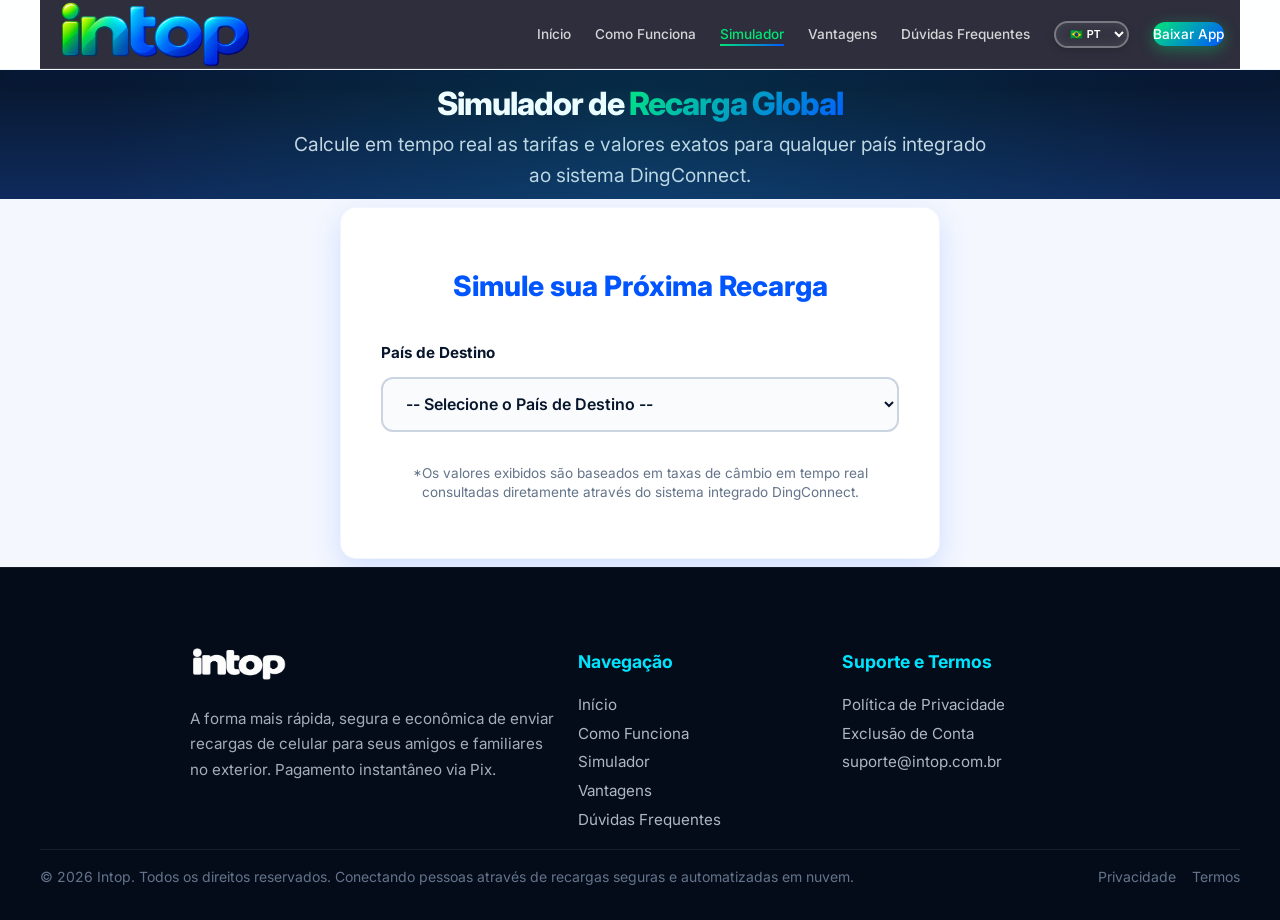
<file: simulador.html>
<!DOCTYPE html>
<html lang="pt-BR">
<head>
    <meta charset="UTF-8">
    <meta name="viewport" content="width=device-width, initial-scale=1.0">
    <title data-i18n="title_simulador">Intop - Simulador de Recargas</title>
    <link rel="stylesheet" href="style.css">
    <!-- Fonts -->
    <link rel="preconnect" href="https://fonts.googleapis.com">
    <link rel="preconnect" href="https://fonts.gstatic.com" crossorigin>
    <link href="https://fonts.googleapis.com/css2?family=Inter:wght=400;500;600;700;800&display=swap" rel="stylesheet">
    <link rel="icon" href="logo-icon.png">
    <style>
        /* CSS adicional para o simulador dinâmico 100% API */
        .loading-inline {
            display: inline-block;
            width: 16px;
            height: 16px;
            border: 2px solid rgba(0, 85, 255, 0.2);
            border-left-color: var(--primary-blue);
            border-radius: 50%;
            animation: spin 1s linear infinite;
            vertical-align: middle;
            margin-left: 8px;
        }
        @keyframes spin {
            0% { transform: rotate(0deg); }
            100% { transform: rotate(360deg); }
        }
        #app-download-container {
            animation: fadeInUp 0.5s ease-out;
            background: rgba(0, 230, 118, 0.05);
            border: 1px dashed var(--accent-green);
            padding: 1.5rem;
            border-radius: var(--border-radius);
        }
        @keyframes fadeInUp {
            from { opacity: 0; transform: translateY(15px); }
            to { opacity: 1; transform: translateY(0); }
        }
        .simulator-step {
            transition: all 0.3s ease;
        }
    </style>
</head>
<body>
    <header>
        <nav class="nav-container">
            <a href="index.html" class="logo">
                <img src="logo-text.png" alt="Intop" class="logo-img" onerror="this.style.display='none'; this.nextElementSibling.style.display='inline-block';"><span class="logo-fallback" style="display:none;">Intop<span style="color:var(--accent-green);">.</span></span>
            </a>
            <ul class="nav-links">
                <li><a href="index.html" data-i18n="nav_home">Início</a></li>
                <li><a href="como-funciona.html" data-i18n="nav_how">Como Funciona</a></li>
                <li><a href="simulador.html" class="active" data-i18n="nav_simulator">Simulador</a></li>
                <li><a href="vantagens.html" data-i18n="nav_advantages">Vantagens</a></li>
                <li><a href="duvidas-frequentes.html" data-i18n="nav_faq">Dúvidas Frequentes</a></li>
                <li class="language-switcher">
                    <select id="language-selector" class="lang-btn">
                        <option value="pt">🇧🇷 PT</option>
                        <option value="es">🇪🇸 ES</option>
                        <option value="ht">🇭🇹 HT</option>
                    </select>
                </li>
                <li><a href="#baixar" class="btn-download" data-i18n="nav_download">Baixar App</a></li>
            </ul>
            <button class="hamburger" aria-label="Menu">&#9776;</button>
        </nav>
        <!-- Mobile Nav Drawer -->
        <div class="mobile-nav">
            <div class="mobile-links">
                <a href="index.html" data-i18n="nav_home">Início</a>
                <a href="como-funciona.html" data-i18n="nav_how">Como Funciona</a>
                <a href="simulador.html" class="active" data-i18n="nav_simulator">Simulador</a>
                <a href="vantagens.html" data-i18n="nav_advantages">Vantagens</a>
                <a href="duvidas-frequentes.html" data-i18n="nav_faq">Dúvidas Frequentes</a>
                <div class="language-switcher-mobile">
                    <select id="language-selector-mobile" class="lang-btn">
                        <option value="pt">🇧🇷 Português</option>
                        <option value="es">🇪🇸 Español</option>
                        <option value="ht">🇭🇹 Kreyòl</option>
                    </select>
                </div>
                <a href="#baixar" class="btn-download" style="margin-top: 1rem;" data-i18n="nav_download">Baixar App</a>
            </div>
        </div>
    </header>

    <!-- Page Banner -->
    <section class="page-banner">
        <h1 data-i18n="sim_banner_title">Simulador de <span>Recarga Global</span></h1>
        <p data-i18n="sim_banner_subtitle">Calcule em tempo real as tarifas e valores exatos para qualquer país integrado ao sistema DingConnect.</p>
    </section>

    <!-- Simulator Section -->
    <section class="section-container">
        <div class="simulator-wrapper">
            <h2 style="text-align: center; color: var(--primary-blue); margin-bottom: 2rem; font-size: 1.75rem; font-weight: 800;" data-i18n="sim_card_title">Simule sua Próxima Recarga</h2>
            
            <!-- Etapa 1: País de Destino (Carregado via DingConnect GetCountries) -->
            <div class="form-group simulator-step">
                <label for="country">
                    <span data-i18n="lbl_country">País de Destino</span>
                    <span id="country-loading" class="loading-inline" style="display: none;"></span>
                </label>
                <select id="country" class="form-control">
                    <option value="" data-i18n="loading_countries">Carregando países parceiros...</option>
                </select>
            </div>

            <!-- Etapa 2: Operadora (Carregada via DingConnect GetProviders) -->
            <div id="operator-container" class="form-group simulator-step" style="display: none;">
                <label for="operator">
                    <span data-i18n="lbl_operator">Selecione a Operadora</span>
                    <span id="operator-loading" class="loading-inline" style="display: none;"></span>
                </label>
                <select id="operator" class="form-control" disabled>
                    <option value="" data-i18n="select_country_first">Selecione um país primeiro</option>
                </select>
            </div>

            <!-- Etapa 3: Valor da Recarga (GetProducts/Fulfillment rates) -->
            <div id="amount-container" class="form-group simulator-step" style="display: none;">
                <label data-i18n="lbl_amount">Valor a Enviar em Reais (BRL)</label>
                <div class="range-container">
                    <input type="range" id="amount-slider" class="range-slider" min="10" max="100" value="50" step="5">
                    <span class="range-val" id="amount-val">R$ 50,00</span>
                </div>
                <small style="color: var(--gray); display: block; margin-top: 0.5rem;" data-i18n="sim_limits_info">Os limites por recarga são configurados entre R$ 10,00 e R$ 100,00.</small>
            </div>

            <!-- Card de Resultado -->
            <div id="result-container" class="result-card" style="display: none;">
                <div class="result-label" data-i18n="sim_approx_receive">O destinatário receberá aproximadamente:</div>
                <div class="result-value" id="result-val">---</div>
                <div class="result-currency" id="result-currency">---</div>
            </div>

            <!-- Bloco de Download do App -->
            <div id="app-download-container" style="display: none; margin-top: 2rem; text-align: center;">
                <p style="font-weight: 700; color: var(--dark); margin-bottom: 1rem;" data-i18n="sim_download_prompt">
                    Gostou do valor real? Envie essa recarga agora mesmo pelo nosso aplicativo!
                </p>
                <a href="https://play.google.com/store/apps/details?id=br.com.intop.intop" target="_blank" class="btn-primary" style="display: inline-flex; align-items: center; gap: 0.75rem; text-decoration: none;">
                    <svg viewBox="0 0 24 24" width="20" height="20" fill="currentColor">
                        <path d="M3,5.27V18.73L16.55,12L3,5.27M17.87,11.33L19.5,12.15L17.87,13L16.55,12L17.87,11.33M3,3.15L17.2,10.25L13.85,12L3,3.15M3,20.85L13.85,12L17.2,13.75L3,20.85Z" />
                    </svg>
                    <span data-i18n="btn_install_app">Instalar App Intop</span>
                </a>
            </div>

            <p style="font-size: 0.85rem; color: var(--gray); text-align: center; line-height: 1.4; margin-top: 2rem;" data-i18n="sim_disclaimer">
                *Os valores exibidos são baseados em taxas de câmbio em tempo real consultadas diretamente através do sistema integrado DingConnect.
            </p>
        </div>
    </section>

    <!-- Footer -->
    <footer>
        <div class="footer-container">
            <div class="footer-about">
                <h3>
                    <img src="logo-text.png" alt="Intop" class="logo-img" style="height: 32px; filter: brightness(0) invert(1);" onerror="this.style.display='none'; this.nextElementSibling.style.display='inline-block';"><span class="logo-fallback" style="display:none;">Intop<span style="color:var(--accent-green);">.</span></span>
                </h3>
                <p data-i18n="footer_desc">A forma mais rápida, segura e econômica de enviar recargas de celular para seus amigos e familiares no exterior. Pagamento instantâneo via Pix.</p>
            </div>
            <div class="footer-links">
                <h4 data-i18n="footer_nav_header">Navegação</h4>
                <ul>
                    <li><a href="index.html" data-i18n="nav_home">Início</a></li>
                    <li><a href="como-funciona.html" data-i18n="nav_how">Como Funciona</a></li>
                    <li><a href="simulador.html" data-i18n="nav_simulator">Simulador de Recargas</a></li>
                    <li><a href="vantagens.html" data-i18n="nav_advantages">Nossas Vantagens</a></li>
                    <li><a href="duvidas-frequentes.html" data-i18n="nav_faq">Dúvidas Frequentes</a></li>
                </ul>
            </div>
            <div class="footer-links">
                <h4 data-i18n="footer_support_header">Suporte e Termos</h4>
                <ul>
                    <li><a href="https://admin.intop.com.br/privacy.html" target="_blank" data-i18n="footer_privacy">Política de Privacidade</a></li>
                    <li><a href="https://admin.intop.com.br/delete-account.html" target="_blank" data-i18n="footer_delete">Exclusão de Conta</a></li>
                    <li><a href="mailto:suporte@intop.com.br">suporte@intop.com.br</a></li>
                </ul>
            </div>
        </div>
        <div class="footer-bottom">
            <p data-i18n="footer_copyright">&copy; 2026 Intop. Todos os direitos reservados. Conectando pessoas através de recargas seguras e automatizadas em nuvem.</p>
            <div class="footer-bottom-links">
                <a href="https://admin.intop.com.br/privacy.html" target="_blank" data-i18n="bottom_privacy">Privacidade</a>
                <a href="https://admin.intop.com.br/delete-account.html" target="_blank" data-i18n="bottom_terms">Termos</a>
            </div>
        </div>
    </footer>
    <script src="script.js"></script>
    <script src="script-simulador.js"></script>
</body>
</html>
</file>
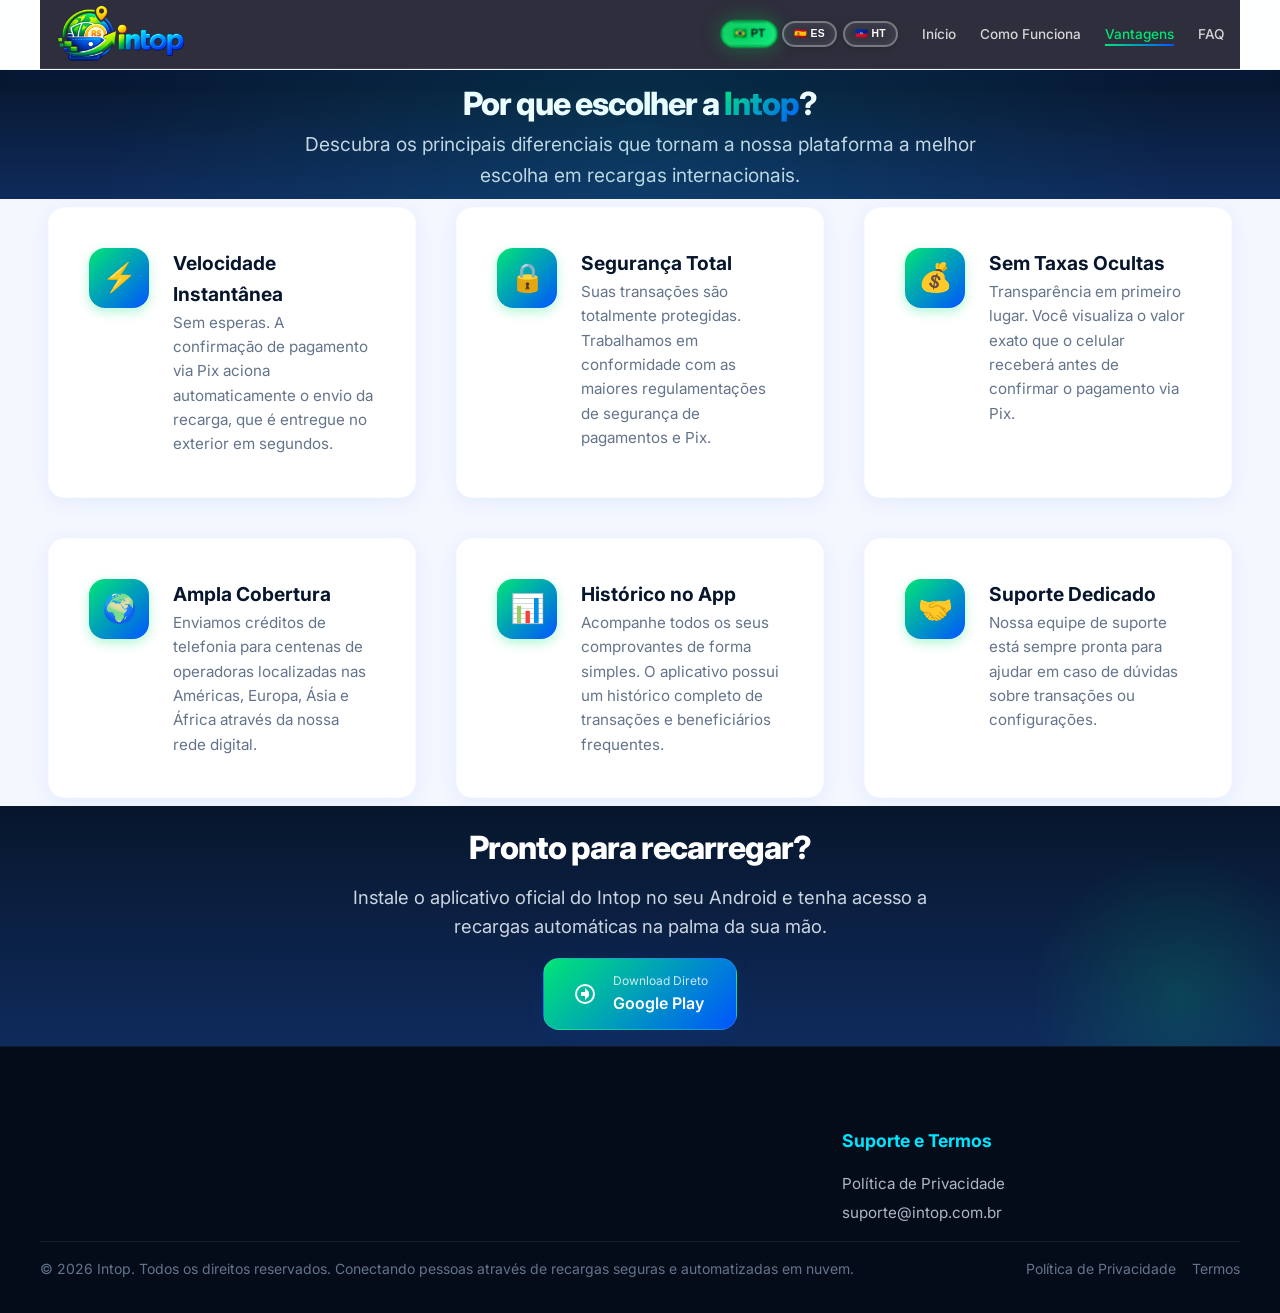
<file: vantagens.html>
<!DOCTYPE html>
<html lang="pt-BR">
<head>
    <meta charset="UTF-8">
    <meta name="viewport" content="width=device-width, initial-scale=1.0">
    <title>Intop - Nossas Vantagens</title>
    <link rel="stylesheet" href="style.css">
    <!-- Fonts -->
    <link rel="preconnect" href="https://fonts.googleapis.com">
    <link rel="preconnect" href="https://fonts.gstatic.com" crossorigin>
    <link href="https://fonts.googleapis.com/css2?family=Inter:wght@400;500;600;700;800&display=swap" rel="stylesheet">
    <style>
        
    </style>
    <link rel="icon" href="logo-icon.png">
</head>
<body>
    <header>
        <nav class="nav-container">
            <!-- Logo -->
            <a href="index.html" class="logo">
                <img src="logotxt.png" alt="Intop" class="logo-img" onerror="this.style.display='none'; this.nextElementSibling.style.display='inline-block';"><span class="logo-fallback" style="display:none;">Intop<span style="color:var(--accent-green);">.</span></span>
            </a>

            <!-- Groupe: Boutons langue + Liens nav -->
            <div class="nav-right">
                <!-- Language switcher - TOUJOURS VISIBLE -->
                <div class="lang-switcher">
                    <button class="lang-btn active" data-lang="pt">🇧🇷 PT</button>
                    <button class="lang-btn" data-lang="es">🇪🇸 ES</button>
                    <button class="lang-btn" data-lang="ht">🇭🇹 HT</button>
                </div>

                <!-- Navigation links (desktop) -->
                <ul class="nav-links">
                    <li><a href="index.html" data-i18n="nav.home">Início</a></li>
                    <li><a href="como-funciona.html" data-i18n="nav.how">Como Funciona</a></li>
                    <li><a href="vantagens.html" class="active" data-i18n="nav.benefits">Vantagens</a></li>
                    <li><a href="duvidas-frequentes.html" data-i18n="nav.faq">FAQ</a></li>
                </ul>

                <!-- Hamburger (mobile) -->
                <button class="hamburger" aria-label="Menu">&#9776;</button>
            </div>
        </nav>

        <!-- Mobile Nav Drawer -->
        <div class="mobile-nav">
            <div class="mobile-links">
                <a href="index.html" data-i18n="nav.home">Início</a>
                <a href="como-funciona.html" data-i18n="nav.how">Como Funciona</a>
                <a href="vantagens.html" class="active" data-i18n="nav.benefits">Vantagens</a>
                <a href="duvidas-frequentes.html" data-i18n="nav.faq">FAQ</a>
                
            </div>
        </div>
    </header>

    <!-- Page Banner -->
    <section class="page-banner">
        <h1 data-i18n="banner.title">Por que escolher a <span>Intop</span>?</h1>
        <p data-i18n="banner.subtitle">Descubra os principais diferenciais que tornam a nossa plataforma a melhor escolha em recargas internacionais.</p>
    </section>

    <!-- Advantages Section -->
    <section class="section-container">
        <div class="advantages-grid">
            <div class="advantage-card">
                <div class="advantage-icon-box">⚡</div>
                <div class="advantage-info">
                    <h3 data-i18n="advantage.1.title">Velocidade Instantânea</h3>
                    <p data-i18n="advantage.1.desc">Sem esperas. A confirmação de pagamento via Pix aciona automaticamente o envio da recarga, que é entregue no exterior em segundos.</p>
                </div>
            </div>
            <div class="advantage-card">
                <div class="advantage-icon-box">🔒</div>
                <div class="advantage-info">
                    <h3 data-i18n="advantage.2.title">Segurança Total</h3>
                    <p data-i18n="advantage.2.desc">Suas transações são totalmente protegidas. Trabalhamos em conformidade com as maiores regulamentações de segurança de pagamentos e Pix.</p>
                </div>
            </div>
            <div class="advantage-card">
                <div class="advantage-icon-box">💰</div>
                <div class="advantage-info">
                    <h3 data-i18n="advantage.3.title">Sem Taxas Ocultas</h3>
                    <p data-i18n="advantage.3.desc">Transparência em primeiro lugar. Você visualiza o valor exato que o celular receberá antes de confirmar o pagamento via Pix.</p>
                </div>
            </div>
            <div class="advantage-card">
                <div class="advantage-icon-box">🌍</div>
                <div class="advantage-info">
                    <h3 data-i18n="advantage.4.title">Ampla Cobertura</h3>
                    <p data-i18n="advantage.4.desc">Enviamos créditos de telefonia para centenas de operadoras localizadas nas Américas, Europa, Ásia e África através da nossa rede digital.</p>
                </div>
            </div>
            <div class="advantage-card">
                <div class="advantage-icon-box">📊</div>
                <div class="advantage-info">
                    <h3 data-i18n="advantage.5.title">Histórico no App</h3>
                    <p data-i18n="advantage.5.desc">Acompanhe todos os seus comprovantes de forma simples. O aplicativo possui um histórico completo de transações e beneficiários frequentes.</p>
                </div>
            </div>
            <div class="advantage-card">
                <div class="advantage-icon-box">🤝</div>
                <div class="advantage-info">
                    <h3 data-i18n="advantage.6.title">Suporte Dedicado</h3>
                    <p data-i18n="advantage.6.desc">Nossa equipe de suporte está sempre pronta para ajudar em caso de dúvidas sobre transações ou configurações.</p>
                </div>
            </div>
        </div>
    </section>

    <!-- App CTA -->
    <section class="cta-section" id="baixar">
        <h2 data-i18n="cta.title">Pronto para recarregar?</h2>
        <p data-i18n="cta.subtitle">Instale o aplicativo oficial do Intop no seu Android e tenha acesso a recargas automáticas na palma da sua mão.</p>
        <div style="display: flex; justify-content: center; gap: 1.5rem; flex-wrap: wrap;">
            <a href="https://play.google.com/store/apps/details?id=br.com.intop.intop" class="btn-store" style="background: var(--gradient-brand);" target="_blank">
                <svg viewBox="0 0 24 24" fill="currentColor" style="width: 24px; height: 24px;">
                    <path d="M12,2A10,10 0 0,0 2,12A10,10 0 0,0 12,22A10,10 0 0,0 22,12A10,10 0 0,0 12,2M12,4A8,8 0 0,1 20,12A8,8 0 0,1 12,20A8,8 0 0,1 4,12A8,8 0 0,1 12,4M12,6V10H8V14H12V18L16,14V10L12,6Z" />
                </svg>
                <div style="text-align: left;">
                    <span style="font-size: 0.75rem; display: block; font-weight: 400; opacity: 0.8;" data-i18n="cta.download_direct">Download Direto</span>
                    Google Play
                </div>
            </a>
        </div>
    </section>

    <!-- Footer -->
    <footer>
        <div class="footer-container">
            <div class="footer-about">
                
            </div>
            <div class="footer-links">
               
            </div>
            <div class="footer-links">
                <h4 data-i18n="footer.support">Suporte e Termos</h4>
                <ul>
                    <li><a href="https://admin.intop.com.br/privacy.html" target="_blank" data-i18n="footer.privacy">Política de Privacidade</a></li>
                    <li><a href="mailto:suporte@intop.com.br">suporte@intop.com.br</a></li>
                </ul>
            </div>
        </div>
        <div class="footer-bottom">
            <p data-i18n="footer.copyright">&copy; 2026 Intop. Todos os direitos reservados. Conectando pessoas através de recargas seguras e automatizadas em nuvem.</p>
            <div class="footer-bottom-links">
                <a href="https://admin.intop.com.br/privacy.html" target="_blank" data-i18n="footer.privacy">Privacidade</a>
                <a href="https://admin.intop.com.br/delete-account.html" target="_blank" data-i18n="footer.terms">Termos</a>
            </div>
        </div>
    </footer>
    <script src="script.js"></script>
    <!-- Custom Translation Script -->
    <script src="vantagens_traduction.js"></script>
</body>
</html>
</file>
<file: style.css>
/* CSS Reset and Variables */
:root {
    /* Brand Official Colors from Logo & Wordmark */
    --primary-blue: #0055FF;         /* Royal Blue from logo text */
    --accent-cyan: #00E5FF;          /* Bright Cyan/Teal from logo text */
    --accent-green: #00E676;         /* Lime Green from logo text and icon */
    --accent-gold: #FFD600;          /* Yellow from coin/pin */
    
    --primary: var(--primary-blue);
    --primary-light: #2979FF;
    --accent: var(--accent-green);
    --accent-hover: #00c853;
    
    --dark: #07162c;                 /* Deep Navy/Black from logo dark parts */
    --light: #f4f7fe;                /* Fresh light ice-blue background */
    --white: #ffffff;
    --gray: #64748b;
    --gray-light: #cbd5e1;
    
    /* Dynamic Gradients */
    --gradient-brand: linear-gradient(135deg, var(--accent-green) 0%, var(--primary-blue) 100%);
    --gradient-blue: linear-gradient(135deg, var(--primary-blue) 0%, #0091ff 100%);
    --gradient-green: linear-gradient(135deg, var(--accent-green) 0%, #00b0ff 100%);
    --gradient-dark: linear-gradient(180deg, #07162c 0%, #0f2b5c 100%);
    --gradient-glow: 0 0 20px rgba(0, 230, 118, 0.4);
    
    --font-sans: 'Inter', -apple-system, BlinkMacSystemFont, "Segoe UI", Roboto, sans-serif;
    --transition: all 0.3s cubic-bezier(0.4, 0, 0.2, 1);
    --shadow: 0 4px 20px rgba(0, 85, 255, 0.08);
    --shadow-lg: 0 10px 30px rgba(0, 85, 255, 0.15);
    --border-radius: 16px;
}

* {
    margin: 0;
    padding: 0;
    box-sizing: border-box;
}

body {
    font-family: var(--font-sans);
    background-color: var(--light);
    color: var(--dark);
    line-height: 1.6;
    overflow-x: hidden;
}

a {
    text-decoration: none;
    color: inherit;
}

ul {
    list-style: none;
}

/* Header & Navigation */
header {
    background-color: rgba(255, 255, 255, 0.9);
    backdrop-filter: blur(10px);
    box-shadow: var(--shadow);
    position: sticky;
    top: 0;
    z-index: 1000;
    border-bottom: 1px solid rgba(0, 85, 255, 0.05);
}

.nav-container {
    max-width: 1200px;
    margin: 0 auto;
    padding: 0.6rem 2rem;
    display: flex;
    justify-content: space-between;
    align-items: center;
}

.logo {
    font-size: 1.85rem;
    font-weight: 800;
    color: var(--primary-blue);
    display: flex;
    align-items: center;
    gap: 0;
    text-shadow: 1px 1px 0px rgba(255,255,255,0.8);
}



.logo-img-fone {
    height: 70px;
    width: auto;
    object-fit: contain;
}

.logo-fallback {
    font-weight: 800;
}

.nav-links {
    display: flex;
    align-items: center;
    gap: 2rem;
}

.nav-links a {
    font-weight: 600;
    color: var(--gray);
    transition: var(--transition);
    position: relative;
    padding: 0.25rem 0;
}

.nav-links a::after {
    content: '';
    position: absolute;
    bottom: 0;
    left: 0;
    width: 0;
    height: 2px;
    background: var(--gradient-brand);
    transition: var(--transition);
}

.nav-links a:hover::after, .nav-links a.active::after {
    width: 100%;
}

.nav-links a:hover, .nav-links a.active {
    color: var(--primary-blue);
}

.btn-download {
    background: var(--gradient-brand);
    color: var(--white) !important;
    padding: 0.7rem 1.8rem;
    border-radius: 9999px;
    font-weight: 700;
    box-shadow: 0 4px 15px rgba(0, 230, 118, 0.35);
    transition: var(--transition);
}

.btn-download:hover {
    transform: translateY(-2px);
    box-shadow: 0 6px 20px rgba(0, 230, 118, 0.5);
}

.hamburger {
    display: none;
    font-size: 1.5rem;
    background: none;
    border: none;
    color: var(--dark);
    cursor: pointer;
}


/* Page Banner (Multi-page header) */
.page-banner {
    background: var(--gradient-dark);
    color: var(--white);
    text-align: center;
    padding: 0rem 1rem;
    position: relative;
    overflow: hidden;
}

.page-banner::before {
    content: '';
    position: absolute;
    top: -50%;
    left: -20%;
    width: 140%;
    height: 200%;
    background: radial-gradient(circle, rgba(0,229,255,0.1) 0%, transparent 60%);
    pointer-events: none;
}

.page-banner h1 {
    font-size: 2.75rem;
    font-weight: 800;
    margin-bottom: ;
    letter-spacing: -1px;
}

.page-banner h1 span {
    background: var(--gradient-brand);
    -webkit-background-clip: text;
    -webkit-text-fill-color: transparent;
}

.page-banner p {
    font-size: 1rem;
    color: var(--gray-light);
    max-width: 700px;
    margin: 0 auto;
}

/* Section Container */
.section-container {
    max-width: 1200px;
    margin: 0 auto;
    padding: 0.5rem 0.5rem;
}

/* Hero Section */
.hero {

    display: grid;
    grid-template-columns: 1.2fr 0.8fr;
    gap: 4rem;
    align-items: center;
    min-height: calc(100vh - 80px);
}

.hero-text h1 {
    font-size: 3.5rem;
    font-weight: 800;
    line-height: 1.15;
    color: var(--dark);
    margin-bottom: 1.5rem;
    letter-spacing: -1.5px;
}

.hero-text h1 span {
    background: var(--gradient-brand);
    -webkit-background-clip: text;
    -webkit-text-fill-color: transparent;
}

.hero-text p {
    font-size: 1.2rem;
    color: var(--gray);
    margin-bottom: 2.5rem;
    max-width: 580px;
}

.hero-buttons {
    display: flex;
    gap: 1.5rem;
    flex-wrap: wrap;
}

.btn-store {
    background-color: var(--dark);
    color: var(--white);
    padding: 0.8rem 1.8rem;
    border-radius: var(--border-radius);
    display: flex;
    align-items: center;
    gap: 1rem;
    font-weight: 600;
    font-size: 1rem;
    transition: var(--transition);
    border: 1px solid rgba(255, 255, 255, 0.1);
    box-shadow: var(--shadow);
}

.btn-store:hover {
    transform: translateY(-3px);
    box-shadow: var(--shadow-lg);
    background-color: #12213d;
}

.btn-store svg {
    width: 28px;
    height: 28px;
}

/* Animated Floating Hero Image Container */
.hero-image {
    display: flex;
    justify-content: center;
    align-items: center;
    position: relative;
}

.hero-logo-container {
    position: absolute;
    width: 280px;
    height: 280px;
    z-index: 1;
    display: flex;
    align-items: center;
    justify-content: center;
}

.hero-logo-img {
    max-width: 100%;
    height: auto;
    filter: drop-shadow(0 15px 30px rgba(0, 85, 255, 0.25));
    animation: float 6s ease-in-out infinite;
}

.phone-mockup {
    background-color: var(--dark);
    width: 320px;
    height: 640px;
    border-radius: 40px;
    padding: 12px;
    box-shadow: 0 25px 50px -12px rgba(0, 0, 0, 0.4);
    border: 4px solid #1e293b;
    position: relative;
    z-index: 2;
    opacity: 0.95;
    background: linear-gradient(135deg, #0e1d35 0%, #071122 100%);
}

@keyframes float {
    0%, 100% { transform: translateY(0px) rotate(0deg); }
    50% { transform: translateY(-12px) rotate(1deg); }
}

.phone-screen {
    background-color: #0b1528;
    width: 100%;
    height: 100%;
    border-radius: 32px;
    overflow: hidden;
    display: flex;
    flex-direction: column;
    border: 1px solid rgba(255, 255, 255, 0.05);
}

.phone-header {
    background: var(--gradient-brand);
    color: var(--white);
    padding: 1.5rem 1rem 1rem;
    text-align: center;
    font-weight: 800;
    font-size: 1.25rem;
    letter-spacing: -0.5px;
}

.phone-content {
    padding: 1.5rem;
    flex-grow: 1;
    display: flex;
    flex-direction: column;
    gap: 1.25rem;
    justify-content: center;
}

.mockup-card {
    background-color: rgba(255, 255, 255, 0.05);
    border: 1px solid rgba(255, 255, 255, 0.08);
    border-radius: 12px;
    padding: 1rem;
}

.mockup-title {
    font-size: 0.65rem;
    color: var(--accent-cyan);
    font-weight: 700;
    letter-spacing: 1px;
    margin-bottom: 0.4rem;
}

.mockup-input {
    height: 35px;
    border-radius: 8px;
    background-color: rgba(0, 0, 0, 0.2);
    border: 1px solid rgba(255, 255, 255, 0.05);
}

.mockup-button {
    background: var(--gradient-brand);
    color: var(--white);
    text-align: center;
    padding: 0.85rem;
    border-radius: 12px;
    font-weight: 700;
    font-size: 0.9rem;
    margin-top: 1rem;
    box-shadow: 0 4px 15px rgba(0, 230, 118, 0.3);
}

/* Steps Grid (Como Funciona) */
.steps-grid {
    display: grid;
    grid-template-columns: repeat(auto-fit, minmax(240px, 1fr));
    gap: 2.5rem;
}

.step-card {
    background: var(--white);
    padding: 3rem 2rem 2.5rem;
    border-radius: var(--border-radius);
    box-shadow: var(--shadow);
    text-align: center;
    position: relative;
    border: 1px solid rgba(0, 85, 255, 0.03);
    transition: var(--transition);
}

.step-card:hover {
    transform: translateY(-5px);
    box-shadow: var(--shadow-lg);
    border-color: rgba(0, 85, 255, 0.1);
}

.step-num {
    position: absolute;
    top: -20px;
    left: 50%;
    transform: translateX(-50%);
    background: var(--gradient-brand);
    color: var(--white);
    width: 45px;
    height: 45px;
    border-radius: 50%;
    display: flex;
    align-items: center;
    justify-content: center;
    font-size: 1.25rem;
    font-weight: 800;
    box-shadow: 0 4px 10px rgba(0, 230, 118, 0.4);
}

.step-icon {
    font-size: 2.5rem;
    margin-bottom: 1.5rem;
}

.step-card h3 {
    margin-bottom: 1rem;
    color: var(--dark);
    font-weight: 700;
}

.step-card p {
    color: var(--gray);
    font-size: 0.95rem;
}

/* Simulator Styles */
.simulator-wrapper {
    max-width: 600px;
    margin: 0 auto;
    background: var(--white);
    padding: 3.5rem 2.5rem;
    border-radius: var(--border-radius);
    box-shadow: var(--shadow-lg);
    border: 1px solid rgba(0, 85, 255, 0.05);
}

.form-group {
    margin-bottom: 2rem;
}

.form-group label {
    display: block;
    font-weight: 700;
    margin-bottom: 0.75rem;
    color: var(--dark);
    font-size: 0.95rem;
}

.form-control {
    width: 100%;
    padding: 0.9rem 1.2rem;
    border: 2px solid var(--gray-light);
    border-radius: 12px;
    font-family: inherit;
    font-size: 1rem;
    font-weight: 600;
    color: var(--dark);
    transition: var(--transition);
    background-color: #fafbfc;
}

.form-control:focus {
    outline: none;
    border-color: var(--primary-blue);
    background-color: var(--white);
}

.range-container {
    display: flex;
    align-items: center;
    gap: 1.5rem;
}

.range-slider {
    flex-grow: 1;
    height: 8px;
    -webkit-appearance: none;
    appearance: none;
    background: var(--gray-light);
    border-radius: 9999px;
    outline: none;
}

.range-slider::-webkit-slider-thumb {
    -webkit-appearance: none;
    appearance: none;
    width: 24px;
    height: 24px;
    border-radius: 50%;
    background: var(--gradient-brand);
    cursor: pointer;
    box-shadow: 0 3px 8px rgba(0, 230, 118, 0.4);
    transition: var(--transition);
}

.range-slider::-webkit-slider-thumb:hover {
    transform: scale(1.15);
}

.range-val {
    font-size: 1.25rem;
    font-weight: 800;
    color: var(--primary-blue);
    min-width: 110px;
    text-align: right;
}

.result-card {
    background: var(--gradient-dark);
    color: var(--white);
    padding: 2.2rem;
    border-radius: 16px;
    text-align: center;
    margin: 2.5rem 0;
    box-shadow: 0 10px 25px rgba(7, 22, 44, 0.25);
    border: 1px solid rgba(255, 255, 255, 0.05);
    position: relative;
    overflow: hidden;
}

.result-card::before {
    content: '';
    position: absolute;
    top: 0;
    left: 0;
    width: 100%;
    height: 4px;
    background: var(--gradient-brand);
}

.result-label {
    font-size: 0.9rem;
    color: var(--accent-cyan);
    font-weight: 700;
    text-transform: uppercase;
    letter-spacing: 1.5px;
    margin-bottom: 0.5rem;
}

.result-value {
    font-size: 3.5rem;
    font-weight: 900;
    line-height: 1;
    margin-bottom: 0.25rem;
    background: var(--gradient-brand);
    -webkit-background-clip: text;
    -webkit-text-fill-color: transparent;
    display: inline-block;
}

.result-currency {
    font-size: 1.25rem;
    font-weight: 800;
    color: var(--white);
}

/* Advantages Section */
.advantages-grid {
    display: grid;
    grid-template-columns: repeat(auto-fit, minmax(320px, 1fr));
    gap: 2.5rem;
}

.advantage-card {
    background: var(--white);
    padding: 1rem;
    border-radius: var(--border-radius);
    box-shadow: var(--shadow);
    display: flex;
    gap: 1rem;
    border: 1px solid rgba(0, 85, 255, 0.02);
    transition: var(--transition);
}

.advantage-card:hover {
    transform: translateY(-5px);
    box-shadow: var(--shadow-lg);
    border-color: rgba(0, 85, 255, 0.08);
}

.advantage-icon-box {
    background: var(--gradient-brand);
    color: var(--white);
    width: 60px;
    height: 60px;
    border-radius: 16px;
    display: flex;
    align-items: center;
    justify-content: center;
    font-size: 1.75rem;
    flex-shrink: 0;
    box-shadow: 0 4px 12px rgba(0, 230, 118, 0.3);
}

.advantage-info h3 {
    margin-bottom: 0.10rem;
    color: var(--dark);
    font-weight: 500;
    font-size: 1.2rem;
}

.advantage-info p {
    color: var(--gray);
    font-size: 0.95rem;
}

/* FAQ Accordion Styles */
.faq-wrapper {
    max-width: 800px;
    margin: 0 auto;
    display: flex;
    flex-direction: column;
    gap: 1.25rem;
}

.faq-item {
    background: var(--white);
    border-radius: var(--border-radius);
    box-shadow: var(--shadow);
    overflow: hidden;
    border: 1px solid rgba(0, 85, 255, 0.02);
    transition: var(--transition);
}

.faq-item:hover {
    border-color: rgba(0, 85, 255, 0.08);
}

.faq-header {
    padding: 1.5rem 2rem;
    display: flex;
    justify-content: space-between;
    align-items: center;
    cursor: pointer;
    font-weight: 700;
    color: var(--dark);
    font-size: 1.1rem;
    transition: var(--transition);
}

.faq-icon {
    font-size: 1.25rem;
    color: var(--primary-blue);
    font-weight: 800;
    transition: var(--transition);
}

.faq-body {
    max-height: 0;
    overflow: hidden;
    transition: max-height 0.3s cubic-bezier(0, 1, 0, 1);
    padding: 0 2rem;
    color: var(--gray);
    font-size: 0.975rem;
}

.faq-item.active {
    border-color: rgba(0, 85, 255, 0.15);
}

.faq-item.active .faq-header {
    color: var(--primary-blue);
}

.faq-item.active .faq-icon {
    transform: rotate(45deg);
    color: var(--accent-green);
}

.faq-item.active .faq-body {
    max-height: 1000px;
    padding-bottom: 1.5rem;
    transition: max-height 0.3s cubic-bezier(1, 0, 1, 0);
}

/* Call To Action (App CTA) */
.cta-section {
    background: var(--gradient-dark);
    color: var(--white);
    text-align: center;
    padding: 0.6rem 0.6rem;
    position: relative;
    overflow: hidden;
}

.cta-section::before {
    content: '';
    position: absolute;
    width: 300px;
    height: 300px;
    background: radial-gradient(circle, rgba(0, 230, 118, 0.15) 0%, transparent 70%);
    bottom: -100px;
    right: -50px;
    pointer-events: none;
}

.cta-section h2 {
    font-size: 2.5rem;
    font-weight: 800;
    margin-bottom: 0.6rem;
    letter-spacing: -1px;
}

.cta-section p {
    font-size: 1.15rem;
    color: var(--gray-light);
    max-width: 600px;
    margin: 0 auto 1rem;
}

/* Footer Section */
footer {
    background-color: #040c1a;
    color: var(--white);
    padding: 5rem 2rem 2rem;
    border-top: 1px solid rgba(255, 255, 255, 0.05);
}

.footer-container {
    max-width: 900px;
    margin: 0 auto;
    display: grid;
    grid-template-columns: 1.5fr 1fr 1fr;
    gap: 1rem;
}

.footer-about h3 {
    font-size: 1.40rem;
    font-weight: 800;
    margin-bottom: 1rem;
    background: var(--gradient-brand);
    -webkit-background-clip: text;
    -webkit-text-fill-color: transparent;
}

.footer-about p {
    color: var(--gray-light);
    font-size: 0.95rem;
    line-height: 1.7;
    opacity: 0.8;
}

.footer-links h4 {
    font-size: 1.1rem;
    font-weight: 700;
    margin-bottom: 1.5rem;
    color: var(--accent-cyan);
}

.footer-links ul {
    display: flex;
    flex-direction: column;
    gap: 0.9rem;
}

.footer-links a {
    color: var(--gray-light);
    font-size: 0.95rem;
    transition: var(--transition);
    opacity: 0.85;
}

.footer-links a:hover {
    color: var(--accent-green);
    opacity: 1;
    padding-left: 5px;
}

.footer-bottom {
    max-width: 1200px;
    margin: 4rem auto 0;
    padding-top: 2rem;
    border-top: 1px solid rgba(255, 255, 255, 0.08);
    display: flex;
    justify-content: space-between;
    align-items: center;
    flex-wrap: wrap;
    gap: 1.5rem;
    color: var(--gray);
    font-size: 0.875rem;
}

.footer-bottom-links {
    display: flex;
    gap: 1.5rem;
}

.footer-bottom-links a {
    color: var(--gray);
    transition: var(--transition);
}

.footer-bottom-links a:hover {
    color: var(--accent-green);
}

.btn-primary {
    background: var(--gradient-brand);
    color: var(--white);
    padding: 1rem 2.5rem;
    border-radius: 9999px;
    font-weight: 700;
    display: inline-block;
    box-shadow: 0 4px 15px rgba(0, 230, 118, 0.35);
    transition: var(--transition);
}

.btn-primary:hover {
    transform: translateY(-2px);
    box-shadow: 0 6px 22px rgba(0, 230, 118, 0.5);
}

/* Responsive Breakpoints */
@media (max-width: 968px) {
    .hero {
        grid-template-columns: 1fr;
        text-align: center;
        gap: 3rem;
        padding-top: 3rem;
    }
    
    .hero-text h1 {
        font-size: 2.75rem;
    }
    
    .hero-text p {
        margin: 0 auto 2.5rem;
    }
    
    .hero-buttons {
        justify-content: center;
    }
    
    .footer-container {
        grid-template-columns: 1fr;
        gap: 1rem;
    }
}

@media (max-width: 768px) {
    .nav-links {
        display: none;
    }
    
    .hamburger {
        display: block;
    }
    
    .page-banner h1 {
        font-size: 2rem;
    }
    
    .simulator-wrapper {
        padding: 2rem 1.5rem;
    }
}
/* CSS Reset and Variables */
:root {
    /* Brand Official Colors from Logo & Wordmark */
    --primary-blue: #0055FF;         /* Royal Blue from logo text */
    --accent-cyan: #00E5FF;          /* Bright Cyan/Teal from logo text */
    --accent-green: #00E676;         /* Lime Green from logo text and icon */
    --accent-gold: #FFD600;          /* Yellow from coin/pin */
    
    --primary: var(--primary-blue);
    --primary-light: #2979FF;
    --accent: var(--accent-green);
    --accent-hover: #00c853;
    
    --dark: #07162c;                 /* Deep Navy/Black from logo dark parts */
    --light: #f4f7fe;                /* Fresh light ice-blue background */
    --white: #ffffff;
    --gray: #64748b;
    --gray-light: #cbd5e1;
    
    /* Dynamic Gradients */
    --gradient-brand: linear-gradient(135deg, var(--accent-green) 0%, var(--primary-blue) 100%);
    --gradient-blue: linear-gradient(135deg, var(--primary-blue) 0%, #0091ff 100%);
    --gradient-green: linear-gradient(135deg, var(--accent-green) 0%, #00b0ff 100%);
    --gradient-dark: linear-gradient(180deg, #07162c 0%, #0f2b5c 100%);
    --gradient-glow: 0 0 20px rgba(0, 230, 118, 0.4);
    
    --font-sans: 'Inter', -apple-system, BlinkMacSystemFont, "Segoe UI", Roboto, sans-serif;
    --transition: all 0.3s cubic-bezier(0.4, 0, 0.2, 1);
    --shadow: 0 4px 20px rgba(0, 85, 255, 0.08);
    --shadow-lg: 0 10px 30px rgba(0, 85, 255, 0.15);
    --border-radius: 16px;
}

* {
    margin: 0;
    padding: 0;
    box-sizing: border-box;
}

body {
    font-family: var(--font-sans);
    background-color: var(--light);
    color: var(--dark);
    line-height: 1.6;
    overflow-x: hidden;
}

a {
    text-decoration: none;
    color: inherit;
}

ul {
    list-style: none;
}

/* Header & Navigation */
header {
    background-color: rgba(255, 255, 255, 0.9);
    backdrop-filter: blur(10px);
    box-shadow: var(--shadow);
    position: sticky;
    top: 0;
    z-index: 1000;
    border-bottom: 1px solid rgba(0, 85, 255, 0.05);
}

.nav-container {
    max-width: 1200px;
    margin: 0 auto;
    padding: 0.6rem 2rem;
    display: flex;
    justify-content: space-between;
    align-items: center;
}

.logo {
    font-size: 1.75rem;
    font-weight: 800;
    color: var(--primary-blue);
    display: flex;
    align-items: center;
    gap: 0.1rem;
    text-shadow: 1px 1px 0px rgba(255,255,255,0.8);
}

.logo-img {
    height: 65px;
    width: auto;
    object-fit: contain;
}

.logo-fallback {
    font-weight: 800;
}

.nav-links {
    display: flex;
    align-items: center;
    gap: 2rem;
}

.nav-links a {
    font-weight: 600;
    color: var(--gray);
    transition: var(--transition);
    position: relative;
    padding: 0.25rem 0;
}

.nav-links a::after {
    content: '';
    position: absolute;
    bottom: 0;
    left: 0;
    width: 0;
    height: 2px;
    background: var(--gradient-brand);
    transition: var(--transition);
}

.nav-links a:hover::after, .nav-links a.active::after {
    width: 100%;
}

.nav-links a:hover, .nav-links a.active {
    color: var(--primary-blue);
}

.btn-download {
    background: var(--gradient-brand);
    color: var(--white) !important;
    padding: 0.7rem 1.8rem;
    border-radius: 9999px;
    font-weight: 700;
    box-shadow: 0 4px 15px rgba(0, 230, 118, 0.35);
    transition: var(--transition);
}

.btn-download:hover {
    transform: translateY(-2px);
    box-shadow: 0 6px 20px rgba(0, 230, 118, 0.5);
}

.hamburger {
    display: none;
    font-size: 1.5rem;
    background: none;
    border: none;
    color: var(--dark);
    cursor: pointer;
}

/* Mobile Nav Drawer */
.mobile-nav {
    display: none;
    background-color: var(--white);
    border-top: 1px solid var(--gray-light);
    padding: 1.5rem;
    position: absolute;
    width: 100%;
    left: 0;
    box-shadow: var(--shadow-lg);
}

.mobile-links {
    display: flex;
    flex-direction: column;
    gap: 1.25rem;
}

.mobile-links a {
    font-weight: 600;
    color: var(--gray);
}

.mobile-links a.active {
    color: var(--primary-blue);
}

/* Page Banner (Multi-page header) */
.page-banner {
    background: var(--gradient-dark);
    color: var(--white);
    text-align: center;
    padding: 0.5rem 0.5rem;
    position: relative;
    overflow: hidden;
}

.page-banner::before {
    content: '';
    position: absolute;
    top: -50%;
    left: -20%;
    width: 140%;
    height: 200%;
    background: radial-gradient(circle, rgba(0,229,255,0.1) 0%, transparent 60%);
    pointer-events: none;
}

.page-banner h1 {
    font-size: 2rem;
    font-weight: 800;
    margin-bottom: 0rem;
    letter-spacing: -1px;
}

.page-banner h1 span {
    background: var(--gradient-brand);
    -webkit-background-clip: text;
    -webkit-text-fill-color: transparent;
}

.page-banner p {
    font-size: 1.2rem;
    color: var(--gray-light);
    max-width: 700px;
    margin: 0 auto;
}

/* Section Container */
.section-container {
    max-width: 1200px;
    margin: 0 auto;
    padding: 0.5rem 0.5rem;
}

/* Hero Section */
.hero {
    display: grid;
    grid-template-columns: 1.2fr 0.8fr;
    gap: 4rem;
    align-items: center;
    min-height: calc(100vh - 80px);
}

.hero-text h1 {
    font-size: 3.5rem;
    font-weight: 800;
    line-height: 1.15;
    color: var(--dark);
    margin-bottom: 1.5rem;
    letter-spacing: -1.5px;
}

.hero-text h1 span {
    background: var(--gradient-brand);
    -webkit-background-clip: text;
    -webkit-text-fill-color: transparent;
}

.hero-text p {
    font-size: 1.2rem;
    color: var(--gray);
    margin-bottom: 2.5rem;
    max-width: 580px;
}

.hero-buttons {
    display: flex;
    gap: 1.5rem;
    flex-wrap: wrap;
}

.btn-store {
    background-color: var(--dark);
    color: var(--white);
    padding: 0.8rem 1.8rem;
    border-radius: var(--border-radius);
    display: flex;
    align-items: center;
    gap: 1rem;
    font-weight: 600;
    font-size: 1rem;
    transition: var(--transition);
    border: 1px solid rgba(255, 255, 255, 0.1);
    box-shadow: var(--shadow);
}

.btn-store:hover {
    transform: translateY(-3px);
    box-shadow: var(--shadow-lg);
    background-color: #12213d;
}

.btn-store svg {
    width: 28px;
    height: 28px;
}

/* Animated Floating Hero Image Container */
.hero-image {
    display: flex;
    justify-content: center;
    align-items: center;
    position: relative;
}

.hero-logo-container {
    position: absolute;
    width: 280px;
    height: 280px;
    z-index: 1;
    display: flex;
    align-items: center;
    justify-content: center;
}

.hero-logo-img {
    max-width: 100%;
    height: auto;
    filter: drop-shadow(0 15px 30px rgba(0, 85, 255, 0.25));
    animation: float 6s ease-in-out infinite;
}

.phone-mockup {
    background-color: var(--dark);
    width: 320px;
    height: 640px;
    border-radius: 40px;
    padding: 12px;
    box-shadow: 0 25px 50px -12px rgba(0, 0, 0, 0.4);
    border: 4px solid #1e293b;
    position: relative;
    z-index: 2;
    opacity: 0.95;
    background: linear-gradient(135deg, #0e1d35 0%, #071122 100%);
}

@keyframes float {
    0%, 100% { transform: translateY(0px) rotate(0deg); }
    50% { transform: translateY(-12px) rotate(1deg); }
}

.phone-screen {
    background-color: #0b1528;
    width: 100%;
    height: 100%;
    border-radius: 32px;
    overflow: hidden;
    display: flex;
    flex-direction: column;
    border: 1px solid rgba(255, 255, 255, 0.05);
}

.phone-header {
    background: var(--gradient-brand);
    color: var(--white);
    padding: 1.5rem 1rem 1rem;
    text-align: center;
    font-weight: 800;
    font-size: 1.25rem;
    letter-spacing: -0.5px;
}

.phone-content {
    padding: 1.5rem;
    flex-grow: 1;
    display: flex;
    flex-direction: column;
    gap: 1.25rem;
    justify-content: center;
}

.mockup-card {
    background-color: rgba(255, 255, 255, 0.05);
    border: 1px solid rgba(255, 255, 255, 0.08);
    border-radius: 12px;
    padding: 1rem;
}

.mockup-title {
    font-size: 0.65rem;
    color: var(--accent-cyan);
    font-weight: 700;
    letter-spacing: 1px;
    margin-bottom: 0.4rem;
}

.mockup-input {
    height: 35px;
    border-radius: 8px;
    background-color: rgba(0, 0, 0, 0.2);
    border: 1px solid rgba(255, 255, 255, 0.05);
}

.mockup-button {
    background: var(--gradient-brand);
    color: var(--white);
    text-align: center;
    padding: 0.85rem;
    border-radius: 12px;
    font-weight: 700;
    font-size: 0.9rem;
    margin-top: 1rem;
    box-shadow: 0 4px 15px rgba(0, 230, 118, 0.3);
}

/* Steps Grid (Como Funciona) */
.steps-grid {
    display: grid;
    grid-template-columns: repeat(auto-fit, minmax(240px, 1fr));
    gap: 2.5rem;
}

.step-card {
    background: var(--white);
    padding: 3rem 2rem 2.5rem;
    border-radius: var(--border-radius);
    box-shadow: var(--shadow);
    text-align: center;
    position: relative;
    border: 1px solid rgba(0, 85, 255, 0.03);
    transition: var(--transition);
}

.step-card:hover {
    transform: translateY(-5px);
    box-shadow: var(--shadow-lg);
    border-color: rgba(0, 85, 255, 0.1);
}

.step-num {
    position: absolute;
    top: -20px;
    left: 50%;
    transform: translateX(-50%);
    background: var(--gradient-brand);
    color: var(--white);
    width: 45px;
    height: 45px;
    border-radius: 50%;
    display: flex;
    align-items: center;
    justify-content: center;
    font-size: 1.25rem;
    font-weight: 800;
    box-shadow: 0 4px 10px rgba(0, 230, 118, 0.4);
}

.step-icon {
    font-size: 2.5rem;
    margin-bottom: 1.5rem;
}

.step-card h3 {
    margin-bottom: 1rem;
    color: var(--dark);
    font-weight: 700;
}

.step-card p {
    color: var(--gray);
    font-size: 0.95rem;
}

/* Simulator Styles */
.simulator-wrapper {
    max-width: 600px;
    margin: 0 auto;
    background: var(--white);
    padding: 3.5rem 2.5rem;
    border-radius: var(--border-radius);
    box-shadow: var(--shadow-lg);
    border: 1px solid rgba(0, 85, 255, 0.05);
}

.form-group {
    margin-bottom: 2rem;
}

.form-group label {
    display: block;
    font-weight: 700;
    margin-bottom: 0.75rem;
    color: var(--dark);
    font-size: 0.95rem;
}

.form-control {
    width: 100%;
    padding: 0.9rem 1.2rem;
    border: 2px solid var(--gray-light);
    border-radius: 12px;
    font-family: inherit;
    font-size: 1rem;
    font-weight: 600;
    color: var(--dark);
    transition: var(--transition);
    background-color: #fafbfc;
}

.form-control:focus {
    outline: none;
    border-color: var(--primary-blue);
    background-color: var(--white);
}

.range-container {
    display: flex;
    align-items: center;
    gap: 1.5rem;
}

.range-slider {
    flex-grow: 1;
    height: 8px;
    -webkit-appearance: none;
    appearance: none;
    background: var(--gray-light);
    border-radius: 9999px;
    outline: none;
}

.range-slider::-webkit-slider-thumb {
    -webkit-appearance: none;
    appearance: none;
    width: 24px;
    height: 24px;
    border-radius: 50%;
    background: var(--gradient-brand);
    cursor: pointer;
    box-shadow: 0 3px 8px rgba(0, 230, 118, 0.4);
    transition: var(--transition);
}

.range-slider::-webkit-slider-thumb:hover {
    transform: scale(1.15);
}

.range-val {
    font-size: 1.25rem;
    font-weight: 800;
    color: var(--primary-blue);
    min-width: 110px;
    text-align: right;
}

.result-card {
    background: var(--gradient-dark);
    color: var(--white);
    padding: 2.2rem;
    border-radius: 16px;
    text-align: center;
    margin: 2.5rem 0;
    box-shadow: 0 10px 25px rgba(7, 22, 44, 0.25);
    border: 1px solid rgba(255, 255, 255, 0.05);
    position: relative;
    overflow: hidden;
}

.result-card::before {
    content: '';
    position: absolute;
    top: 0;
    left: 0;
    width: 100%;
    height: 4px;
    background: var(--gradient-brand);
}

.result-label {
    font-size: 0.9rem;
    color: var(--accent-cyan);
    font-weight: 700;
    text-transform: uppercase;
    letter-spacing: 1.5px;
    margin-bottom: 0.5rem;
}

.result-value {
    font-size: 3.5rem;
    font-weight: 900;
    line-height: 1;
    margin-bottom: 0.25rem;
    background: var(--gradient-brand);
    -webkit-background-clip: text;
    -webkit-text-fill-color: transparent;
    display: inline-block;
}

.result-currency {
    font-size: 1.25rem;
    font-weight: 800;
    color: var(--white);
}

/* Advantages Section */
.advantages-grid {
    display: grid;
    grid-template-columns: repeat(auto-fit, minmax(320px, 1fr));
    gap: 2.5rem;
}

.advantage-card {
    background: var(--white);
    padding: 2.5rem;
    border-radius: var(--border-radius);
    box-shadow: var(--shadow);
    display: flex;
    gap: 1.5rem;
    border: 1px solid rgba(0, 85, 255, 0.02);
    transition: var(--transition);
}

.advantage-card:hover {
    transform: translateY(-5px);
    box-shadow: var(--shadow-lg);
    border-color: rgba(0, 85, 255, 0.08);
}



.advantage-info h3 {
    margin-bottom: 0.10rem;
    color: var(--dark);
    font-weight: 700;
    font-size: 1.2rem;
}

.advantage-info p {
    color: var(--gray);
    font-size: 0.95rem;
}

/* FAQ Accordion Styles */
.faq-wrapper {
    max-width: 800px;
    margin: 0 auto;
    display: flex;
    flex-direction: column;
    gap: 1.25rem;
}

.faq-item {
    background: var(--white);
    border-radius: var(--border-radius);
    box-shadow: var(--shadow);
    overflow: hidden;
    border: 1px solid rgba(0, 85, 255, 0.02);
    transition: var(--transition);
}

.faq-item:hover {
    border-color: rgba(0, 85, 255, 0.08);
}

.faq-header {
    padding: 1.5rem 2rem;
    display: flex;
    justify-content: space-between;
    align-items: center;
    cursor: pointer;
    font-weight: 700;
    color: var(--dark);
    font-size: 1.1rem;
    transition: var(--transition);
}

.faq-icon {
    font-size: 1.25rem;
    color: var(--primary-blue);
    font-weight: 800;
    transition: var(--transition);
}

.faq-body {
    max-height: 0;
    overflow: hidden;
    transition: max-height 0.3s cubic-bezier(0, 1, 0, 1);
    padding: 0 2rem;
    color: var(--gray);
    font-size: 0.975rem;
}

.faq-item.active {
    border-color: rgba(0, 85, 255, 0.15);
}

.faq-item.active .faq-header {
    color: var(--primary-blue);
}

.faq-item.active .faq-icon {
    transform: rotate(45deg);
    color: var(--accent-green);
}

.faq-item.active .faq-body {
    max-height: 1000px;
    padding-bottom: 1.5rem;
    transition: max-height 0.3s cubic-bezier(1, 0, 1, 0);
}

/* Call To Action (App CTA) */
.cta-section {
    background: var(--gradient-dark);
    color: var(--white);
    text-align: center;
    padding: 1rem 1rem;
    position: relative;
    overflow: hidden;
}

.cta-section::before {
    content: '';
    position: absolute;
    width: 300px;
    height: 300px;
    background: radial-gradient(circle, rgba(0, 230, 118, 0.15) 0%, transparent 70%);
    bottom: -100px;
    right: -50px;
    pointer-events: none;
}

.cta-section h2 {
    font-size: 2rem;
    font-weight: 800;
    margin-bottom: rem;
    letter-spacing: -1px;
}

.cta-section p {
    font-size: 1.15rem;
    color: var(--gray-light);
    max-width: 600px;
    margin: 0 auto 1rem;
}

/* Footer Section */
footer {
    background-color: #040c1a;
    color: var(--white);
    padding: 5rem 2rem 2rem;
    border-top: 1px solid rgba(255, 255, 255, 0.05);
}

.footer-container {
    max-width: 900px;
    margin: 0 auto;
    display: grid;
    grid-template-columns: 1.5fr 1fr 1fr;
    gap: 1rem;
}

.footer-about h3 {
    font-size: 1.40rem;
    font-weight: 800;
    margin-bottom: 1rem;
    background: var(--gradient-brand);
    -webkit-background-clip: text;
    -webkit-text-fill-color: transparent;
}

.footer-about p {
    color: var(--gray-light);
    font-size: 0.95rem;
    line-height: 1.7;
    opacity: 0.8;
}

.footer-links h4 {
    font-size: 1.1rem;
    font-weight: 700;
    margin-bottom: 1rem;
    color: var(--accent-cyan);
}

.footer-links ul {
    display: flex;
    flex-direction: column;
    gap: 0.2rem;
}

.footer-links a {
    color: var(--gray-light);
    font-size: 0.95rem;
    transition: var(--transition);
    opacity: 0.85;
}

.footer-links a:hover {
    color: var(--accent-green);
    opacity: 1;
    padding-left: 5px;
}

.footer-bottom {
    max-width: 1200px;
    margin: 1rem auto 0;
    padding-top: 1rem;
    border-top: 1px solid rgba(255, 255, 255, 0.08);
    display: flex;
    justify-content: space-between;
    align-items: center;
    flex-wrap: wrap;
    gap: 1.1rem;
    color: var(--gray);
    font-size: 0.875rem;
}

.footer-bottom-links {
    display: flex;
    gap: 1rem;
}

.footer-bottom-links a {
    color: var(--gray);
    transition: var(--transition);
}

.footer-bottom-links a:hover {
    color: var(--accent-green);
}

.btn-primary {
    background: var(--gradient-brand);
    color: var(--white);
    padding: 1rem 2.5rem;
    border-radius: 9999px;
    font-weight: 700;
    display: inline-block;
    box-shadow: 0 4px 15px rgba(0, 230, 118, 0.35);
    transition: var(--transition);
}

.btn-primary:hover {
    transform: translateY(-2px);
    box-shadow: 0 6px 22px rgba(0, 230, 118, 0.5);
}

/* Responsive Breakpoints */
@media (max-width: 968px) {
    .hero {
        grid-template-columns: 1fr;
        text-align: center;
        gap: 1rem;
        padding-top: 1rem;
    }
    
    .hero-text h1 {
        font-size: 1.75rem;
    }
    
    .hero-text p {
        margin: 0 auto 1rem;
    }
    
    .hero-buttons {
        justify-content: center;
    }
    
    .footer-container {
        grid-template-columns: 1fr;
        gap: 0rem;
    }
}

@media (max-width: 768px) {
    .nav-links {
        display: none;
    }
    
    .hamburger {
        display: block;
    }
    
    .page-banner h1 {
        font-size: 2rem;
    }
    
    .simulator-wrapper {
        padding: 2rem 1.5rem;
    }
}
 /* ===== LANGUAGE SWITCHER - TOUJOURS VISIBLE ===== */
        .lang-switcher {
            display: flex;
            gap: 6px;
            align-items: center;
            flex-shrink: 0;
            margin-right: 0.5rem;
        }

        .lang-btn {
            background: rgba(255, 255, 255, 0.15);
            border: 2px solid rgba(255, 255, 255, 0.3);
            color: #ffffff;
            font-size: 0.65rem;
            font-weight: 700;
            padding: 5px 10px;
            border-radius: 25px;
            cursor: pointer;
            transition: all 0.25s ease;
            text-transform: uppercase;
            letter-spacing: 0.3px;
            backdrop-filter: blur(8px);
            box-shadow: 0 2px 8px rgba(0, 0, 0, 0.15);
            min-width: 38px;
            text-align: center;
            line-height: 1.2;
        }

        .lang-btn:hover {
            background: rgba(255, 255, 255, 0.25);
            border-color: rgba(255, 255, 255, 0.5);
            transform: scale(1.05);
            box-shadow: 0 4px 16px rgba(0, 0, 0, 0.25);
        }

        .lang-btn.active {
            background: linear-gradient(135deg, #00c853, #00e676);
            border-color: #00c853;
            color: #0a0a1a;
            box-shadow: 0 0 20px rgba(0, 200, 80, 0.4), inset 0 0 12px rgba(255, 255, 255, 0.2);
            transform: scale(1.05);
            font-weight: 800;
        }

        .lang-btn.active:hover {
            transform: scale(1.08);
            box-shadow: 0 0 28px rgba(0, 200, 80, 0.5);
        }

        /* ===== NAVIGATION STRUCTURE ===== */
        .nav-container {
            display: flex;
            align-items: center;
            justify-content: space-between;
            padding: 0.10rem 1rem;
            background: rgba(10, 10, 26, 0.85);
            backdrop-filter: blur(12px);
            border-bottom: 1px solid rgba(255, 255, 255, 0.08);
            position: relative;
            z-index: 100;
            gap: 0.5rem;
        }

        .logo {
            flex-shrink: 0;
            margin-right: 0.5rem;
        }

        /* Groupe: boutons langue + liens nav */
        .nav-right {
            display: flex;
            align-items: center;
            gap: 1rem;
            flex: 1;
            justify-content: flex-end;
        }

        .nav-links {
            display: flex;
            list-style: none;
            gap: 1.5rem;
            margin: 0;
            padding: 0;
            align-items: center;
        }

        .nav-links li a {
            color: rgba(255, 255, 255, 0.8);
            text-decoration: none;
            font-size: 0.85rem;
            font-weight: 500;
            transition: color 0.3s ease;
            white-space: nowrap;
        }

        .nav-links li a:hover,
        .nav-links li a.active {
            color: #00e676;
        }

        /* Hamburger */
        .hamburger {
            display: none;
            background: none;
            border: none;
            color: #fff;
            font-size: 1.8rem;
            cursor: pointer;
            padding: 0 0.5rem;
            line-height: 1;
            flex-shrink: 0;
        }

        

        /* ===== RESPONSIVE ===== */
        @media (max-width: 768px) {
            .nav-container {
                padding: 0.10rem 1rem;
                flex-wrap: nowrap;
            }

            .nav-links {
                display: none;
            }

            .hamburger {
                display: block;
            }

            .nav-right {
                gap: 0.5rem;
                flex: 0 1 auto;
            }

            /* Boutons langue toujours visibles sur mobile */
            .lang-switcher {
                margin-right: 0;
                gap: 5px;
            }

            .lang-btn {
                font-size: 2rem;
                padding: 4px 8px;
                min-width: 38px;
                border-width: 1.5px;
            }

            .lang-btn.active {
                transform: scale(1.02);
            }

            .mobile-nav.open {
                display: block;
            }
        }

        @media (max-width: 480px) {
            .lang-btn {
                font-size: 0.6rem;
                padding: 3px 6px;
                min-width: 28px;
                border-width: 1.5px;
            }

            .logo img {
                height: 50px;
            }

            .nav-container {
                padding: 0.1rem 0.75rem;
            }
        }

        @media (min-width: 769px) {
            .mobile-nav {
                display: none !important;
            }
        }
</file>
<file: recarga-digicel-haiti.css>
/* =========================================================
   INTOP – Recarga Digicel Haiti
   Couleurs officielles de la marque Intop
   ========================================================= */

:root {
    /* Brand Official Colors from Logo & Wordmark */
    --primary-blue: #0055FF;         /* Royal Blue from logo text */
    --accent-cyan: #00E5FF;          /* Bright Cyan/Teal from logo text */
    --accent-green: #00E676;         /* Lime Green from logo text and icon */
    --accent-gold: #FFD600;          /* Yellow from coin/pin */

    --primary: var(--primary-blue);
    --primary-light: #2979FF;
    --accent: var(--accent-green);
    --accent-hover: #00c853;

    --dark: #07162c;                 /* Deep Navy from logo dark parts */
    --light: #f4f7fe;                /* Fresh light ice-blue background */
    --white: #ffffff;
    --gray: #64748b;
    --gray-light: #cbd5e1;
    --border: #e2e8f0;

    /* Dynamic Gradients */
    --gradient-brand: linear-gradient(135deg, var(--accent-green) 0%, var(--primary-blue) 100%);
    --gradient-blue: linear-gradient(135deg, var(--primary-blue) 0%, #0091ff 100%);
    --gradient-green: linear-gradient(135deg, var(--accent-green) 0%, #00b0ff 100%);
    --gradient-dark: linear-gradient(180deg, #07162c 0%, #0f2b5c 100%);
    --gradient-glow: 0 0 20px rgba(0, 230, 118, 0.4);

    --font-sans: 'Inter', -apple-system, BlinkMacSystemFont, "Segoe UI", Roboto, sans-serif;
    --transition: all 0.3s cubic-bezier(0.4, 0, 0.2, 1);
    --shadow: 0 4px 20px rgba(0, 85, 255, 0.08);
    --shadow-lg: 0 10px 30px rgba(0, 85, 255, 0.15);
    --border-radius: 16px;
}

* {
    margin: 0;
    padding: 0;
    box-sizing: border-box;
}

html { scroll-behavior: smooth; }

body {
    font-family: var(--font-sans);
    background: var(--light);
    color: var(--dark);
    line-height: 1.6;
    overflow-x: hidden;
}

a { text-decoration: none; color: inherit; }

/* =========================================================
   HEADER
   ========================================================= */
.site-header {
    position: sticky;
    top: 0;
    z-index: 1000;
    background: rgba(10, 10, 26, 0.85);
    backdrop-filter: blur(12px);
    border-bottom: 1px solid rgba(255, 255, 255, 0.08);
}

.nav-container {
    max-width: 1200px;
    height: 76px;
    margin: auto;
    padding: 0 24px;
    display: flex;
    align-items: center;
    gap: 24px;
}

.brand {
    display: flex;
    align-items: center;
    gap: 9px;
    font-size: 25px;
    font-weight: 800;
    color: var(--white);
}

.brand-img {
    height: 60px;
    width: auto;
    object-fit: contain;
}

.brand-fallback {
    font-weight: 800;
    color: var(--white);
}

.desktop-nav {
    display: flex;
    align-items: center;
    gap: 26px;
    margin-left: auto;
}

.desktop-nav a {
    color: rgba(255, 255, 255, 0.8);
    font-size: 14px;
    font-weight: 500;
    transition: var(--transition);
    position: relative;
    padding: 0.25rem 0;
}

.desktop-nav a::after {
    content: '';
    position: absolute;
    bottom: 0;
    left: 0;
    width: 0;
    height: 2px;
    background: var(--gradient-brand);
    transition: var(--transition);
}

.desktop-nav a:hover::after,
.desktop-nav a.active::after { width: 100%; }

.desktop-nav a:hover,
.desktop-nav a.active { color: var(--accent-green); }

/* Language selector */
.language-selector {
    display: flex;
    gap: 6px;
    margin-left: 12px;
}

.language-btn {
    background: rgba(255, 255, 255, 0.15);
    border: 2px solid rgba(255, 255, 255, 0.3);
    color: #ffffff;
    font-size: 0.65rem;
    font-weight: 700;
    padding: 5px 10px;
    border-radius: 25px;
    cursor: pointer;
    transition: var(--transition);
    text-transform: uppercase;
    letter-spacing: 0.3px;
    backdrop-filter: blur(8px);
    min-width: 38px;
    text-align: center;
}

.language-btn:hover {
    background: rgba(255, 255, 255, 0.25);
    border-color: rgba(255, 255, 255, 0.5);
    transform: scale(1.05);
}

.language-btn.active {
    background: linear-gradient(135deg, #00c853, #00e676);
    border-color: #00c853;
    color: #0a0a1a;
    box-shadow: 0 0 20px rgba(0, 200, 80, 0.4), inset 0 0 12px rgba(255, 255, 255, 0.2);
    transform: scale(1.05);
    font-weight: 800;
}

/* Menu mobile */
.menu-button {
    display: none;
    border: 0;
    background: transparent;
    color: var(--white);
    font-size: 28px;
    cursor: pointer;
    margin-left: auto;
}

.mobile-menu {
    display: none;
    padding: 15px 24px 25px;
    border-top: 1px solid rgba(255, 255, 255, 0.1);
    background: rgba(10, 10, 26, 0.98);
}

.mobile-menu.open { display: block; }

.mobile-menu a {
    display: block;
    padding: 12px 0;
    font-weight: 600;
    color: rgba(255, 255, 255, 0.85);
}

.mobile-menu a:hover,
.mobile-menu a.active { color: var(--accent-green); }

.mobile-languages {
    display: flex;
    gap: 8px;
    padding-top: 10px;
    flex-wrap: wrap;
}

.mobile-languages button {
    border: 1px solid rgba(255, 255, 255, 0.25);
    background: rgba(255, 255, 255, 0.08);
    color: var(--white);
    padding: 8px 12px;
    border-radius: 8px;
    cursor: pointer;
    font-weight: 600;
    transition: var(--transition);
}

.mobile-languages button:hover {
    background: rgba(0, 230, 118, 0.2);
    border-color: var(--accent-green);
}

/* =========================================================
   HERO
   ========================================================= */
.hero {
    max-width: 1200px;
    margin: auto;
    min-height: calc(100vh - 76px);
    padding: 80px 24px;
    display: grid;
    grid-template-columns: 1.1fr 0.9fr;
    gap: 70px;
    align-items: center;
}

.country-badge {
    display: inline-flex;
    align-items: center;
    gap: 8px;
    background: rgba(0, 85, 255, 0.08);
    color: var(--primary-blue);
    border: 1px solid rgba(0, 85, 255, 0.18);
    border-radius: 50px;
    padding: 8px 14px;
    font-size: 14px;
    font-weight: 700;
    margin-bottom: 22px;
}

.hero h1 {
    font-size: clamp(40px, 5vw, 62px);
    line-height: 1.05;
    letter-spacing: -2px;
    max-width: 680px;
    color: var(--dark);
    font-weight: 800;
}

.hero h1 strong {
    display: block;
    background: var(--gradient-brand);
    -webkit-background-clip: text;
    -webkit-text-fill-color: transparent;
}

.hero p {
    margin-top: 25px;
    max-width: 620px;
    color: var(--gray);
    font-size: 18px;
}

.hero-buttons {
    display: flex;
    gap: 13px;
    flex-wrap: wrap;
    margin-top: 32px;
}

.primary-button,
.secondary-button,
.cta-button {
    display: inline-flex;
    align-items: center;
    justify-content: center;
    padding: 14px 23px;
    border-radius: 9999px;
    font-weight: 700;
    transition: var(--transition);
}

.primary-button {
    background: var(--gradient-brand);
    color: var(--white);
    box-shadow: 0 4px 15px rgba(0, 230, 118, 0.35);
}

.primary-button:hover {
    transform: translateY(-2px);
    box-shadow: 0 6px 22px rgba(0, 230, 118, 0.5);
}

.secondary-button {
    border: 2px solid var(--border);
    background: var(--white);
    color: var(--dark);
}

.secondary-button:hover {
    border-color: var(--primary-blue);
    color: var(--primary-blue);
    transform: translateY(-2px);
}

.hero-trust {
    display: flex;
    align-items: center;
    flex-wrap: wrap;
    gap: 8px;
    margin-top: 28px;
    color: var(--gray);
    font-size: 13px;
}

.hero-trust span:nth-child(odd) {
    color: var(--accent-green);
    font-weight: 900;
    margin-left: 8px;
}

/* =========================================================
   PHONE MOCKUP
   ========================================================= */
.hero-card {
    display: flex;
    justify-content: center;
}

.phone {
    width: 290px;
    height: 570px;
    padding: 11px;
    border-radius: 42px;
    background: linear-gradient(135deg, #0e1d35 0%, #071122 100%);
    box-shadow: 0 30px 70px rgba(15, 23, 42, .35);
    transform: rotate(2deg);
    position: relative;
    border: 4px solid #1e293b;
}

.phone-top {
    width: 95px;
    height: 22px;
    background: #111827;
    border-radius: 0 0 15px 15px;
    position: absolute;
    left: 50%;
    transform: translateX(-50%);
    top: 11px;
    z-index: 2;
}

.phone-screen {
    height: 100%;
    border-radius: 33px;
    background: #0b1528;
    padding: 38px 18px 20px;
    border: 1px solid rgba(255, 255, 255, 0.05);
    display: flex;
    flex-direction: column;
}

.phone-logo {
    display: flex;
    align-items: center;
    justify-content: center;
    gap: 6px;
    color: var(--accent-cyan);
    font-size: 22px;
    font-weight: 900;
}

.phone-logo img {
    width: 26px;
    height: 26px;
}

.phone-title {
    text-align: center;
    margin: 28px 0 18px;
    font-size: 14px;
    font-weight: 800;
    color: var(--accent-cyan);
    letter-spacing: 0.5px;
}

.phone-field {
    background: rgba(255, 255, 255, 0.05);
    border: 1px solid rgba(255, 255, 255, 0.08);
    border-radius: 12px;
    padding: 11px 13px;
    margin-bottom: 10px;
    color: var(--white);
}

.phone-field small,
.phone-pix small {
    display: block;
    color: rgba(255, 255, 255, 0.55);
    font-size: 10px;
}

.phone-field strong {
    font-size: 14px;
    color: var(--white);
}

.phone-pix {
    display: flex;
    gap: 12px;
    align-items: center;
    margin-top: 18px;
    padding: 14px;
    border-radius: 13px;
    background: rgba(0, 230, 118, 0.12);
    border: 1px solid rgba(0, 230, 118, 0.3);
}

.phone-pix > span {
    width: 30px;
    height: 30px;
    border-radius: 50%;
    display: flex;
    align-items: center;
    justify-content: center;
    background: var(--gradient-brand);
    color: white;
    font-weight: 900;
    flex-shrink: 0;
}

.phone-pix strong { color: var(--white); }

/* =========================================================
   SECTIONS GENERAL
   ========================================================= */
.benefits,
.how-section,
.seo-content,
.faq-section {
    padding: 95px 24px;
}

.benefits { background: var(--light); }

.section-heading {
    max-width: 720px;
    margin: 0 auto 50px;
    text-align: center;
}

.section-heading > span {
    color: var(--accent-green);
    font-size: 12px;
    font-weight: 900;
    letter-spacing: 1.5px;
}

.section-heading h2 {
    margin-top: 9px;
    font-size: clamp(30px, 4vw, 43px);
    line-height: 1.15;
    letter-spacing: -1px;
    color: var(--dark);
    font-weight: 800;
}

.section-heading p {
    color: var(--gray);
    margin-top: 14px;
}

/* =========================================================
   BENEFITS
   ========================================================= */
.benefit-grid {
    max-width: 1100px;
    margin: auto;
    display: grid;
    grid-template-columns: repeat(3, 1fr);
    gap: 20px;
}

.benefit-card {
    background: var(--white);
    border: 1px solid rgba(0, 85, 255, 0.05);
    border-radius: 20px;
    padding: 30px;
    box-shadow: var(--shadow);
    transition: var(--transition);
}

.benefit-card:hover {
    transform: translateY(-5px);
    box-shadow: var(--shadow-lg);
    border-color: rgba(0, 85, 255, 0.1);
}

.benefit-icon {
    width: 50px;
    height: 50px;
    display: flex;
    align-items: center;
    justify-content: center;
    border-radius: 14px;
    background: var(--gradient-brand);
    font-size: 23px;
    margin-bottom: 20px;
    box-shadow: 0 4px 12px rgba(0, 230, 118, 0.3);
}

.benefit-card h3 {
    font-size: 20px;
    color: var(--dark);
    font-weight: 700;
}

.benefit-card p {
    color: var(--gray);
    margin-top: 9px;
    font-size: 14px;
}

/* =========================================================
   STEPS
   ========================================================= */
.steps {
    max-width: 850px;
    margin: auto;
    display: grid;
    gap: 16px;
}

.step {
    display: flex;
    align-items: center;
    gap: 22px;
    padding: 22px;
    border: 1px solid rgba(0, 85, 255, 0.05);
    border-radius: 16px;
    background: var(--white);
    box-shadow: var(--shadow);
    transition: var(--transition);
}

.step:hover {
    border-color: rgba(0, 230, 118, 0.3);
    transform: translateY(-3px);
}

.step-number {
    flex-shrink: 0;
    width: 54px;
    height: 54px;
    border-radius: 14px;
    background: var(--gradient-brand);
    color: var(--white);
    display: flex;
    justify-content: center;
    align-items: center;
    font-weight: 900;
    box-shadow: 0 4px 12px rgba(0, 230, 118, 0.3);
}

.step h3 {
    font-size: 18px;
    color: var(--dark);
    font-weight: 700;
}

.step p {
    color: var(--gray);
    font-size: 14px;
}

/* =========================================================
   SEO CONTENT
   ========================================================= */
.seo-content { background: #eef3fe; }

.seo-box {
    max-width: 900px;
    margin: auto;
    background: var(--white);
    padding: 45px;
    border-radius: 24px;
    border: 1px solid rgba(0, 85, 255, 0.05);
    box-shadow: var(--shadow);
}

.seo-box h2 {
    font-size: 32px;
    margin-bottom: 20px;
    color: var(--dark);
    font-weight: 800;
}

.seo-box p {
    color: var(--gray);
    margin-top: 15px;
}

/* =========================================================
   FAQ
   ========================================================= */
.faq-list {
    max-width: 850px;
    margin: auto;
}

details {
    border-bottom: 1px solid var(--border);
    padding: 20px 0;
    transition: var(--transition);
}

summary {
    cursor: pointer;
    font-weight: 700;
    font-size: 17px;
    list-style: none;
    position: relative;
    padding-right: 35px;
    color: var(--dark);
    transition: var(--transition);
}

summary::-webkit-details-marker { display: none; }

summary::after {
    content: "+";
    position: absolute;
    right: 0;
    top: 50%;
    transform: translateY(-50%);
    font-size: 24px;
    color: var(--primary-blue);
    font-weight: 400;
    transition: var(--transition);
}

details[open] summary { color: var(--primary-blue); }

details[open] summary::after {
    content: "−";
    color: var(--accent-green);
    transform: translateY(-50%) rotate(180deg);
}

details p {
    color: var(--gray);
    padding-top: 12px;
    max-width: 750px;
}

/* =========================================================
   CTA FINAL
   ========================================================= */
.final-cta {
    padding: 100px 24px;
    background: var(--gradient-dark);
    color: var(--white);
    text-align: center;
    position: relative;
    overflow: hidden;
}

.final-cta::before {
    content: '';
    position: absolute;
    width: 400px;
    height: 400px;
    background: radial-gradient(circle, rgba(0, 230, 118, 0.15) 0%, transparent 70%);
    bottom: -150px;
    right: -100px;
    pointer-events: none;
}

.final-cta::after {
    content: '';
    position: absolute;
    width: 350px;
    height: 350px;
    background: radial-gradient(circle, rgba(0, 229, 255, 0.1) 0%, transparent 70%);
    top: -100px;
    left: -100px;
    pointer-events: none;
}

.cta-content {
    max-width: 700px;
    margin: auto;
    position: relative;
    z-index: 1;
}

.cta-icon {
    font-size: 50px;
    margin-bottom: 10px;
}

.final-cta h2 {
    margin-top: 15px;
    font-size: clamp(32px, 5vw, 48px);
    line-height: 1.1;
    font-weight: 800;
    letter-spacing: -1px;
}

.final-cta p {
    margin: 17px auto 28px;
    max-width: 600px;
    color: var(--gray-light);
    opacity: .9;
}

.cta-button {
    background: var(--gradient-brand);
    color: var(--white);
    padding: 16px 32px;
    border-radius: 9999px;
    font-weight: 700;
    box-shadow: 0 4px 15px rgba(0, 230, 118, 0.35);
}

.cta-button:hover {
    transform: translateY(-3px);
    box-shadow: 0 8px 25px rgba(0, 230, 118, 0.5);
}

/* =========================================================
   FOOTER
   ========================================================= */
footer {
    background: #040c1a;
    color: var(--white);
    padding: 55px 24px 20px;
    border-top: 1px solid rgba(255, 255, 255, 0.05);
}

.footer-container {
    max-width: 1100px;
    margin: auto;
    display: grid;
    grid-template-columns: 2fr 1fr 1fr;
    gap: 50px;
}

.footer-brand .brand {
    color: var(--white);
}

.footer-brand p {
    max-width: 330px;
    color: var(--gray-light);
    margin-top: 15px;
    opacity: 0.8;
}

footer h4 {
    margin-bottom: 15px;
    color: var(--accent-cyan);
    font-size: 1.05rem;
    font-weight: 700;
}

footer .footer-container a {
    display: block;
    color: var(--gray-light);
    margin: 8px 0;
    font-size: 14px;
    transition: var(--transition);
    opacity: 0.85;
}

footer .footer-container a:hover {
    color: var(--accent-green);
    padding-left: 5px;
    opacity: 1;
}

.footer-bottom {
    max-width: 1100px;
    margin: 45px auto 0;
    padding-top: 20px;
    border-top: 1px solid rgba(255, 255, 255, .1);
    display: flex;
    justify-content: space-between;
    color: var(--gray);
    font-size: 13px;
}

/* =========================================================
   RESPONSIVE
   ========================================================= */
@media (max-width: 850px) {

    .desktop-nav,
    .language-selector {
        display: none;
    }

    .menu-button {
        display: block;
    }

    .hero {
        grid-template-columns: 1fr;
        text-align: center;
        padding-top: 55px;
        gap: 50px;
    }

    .hero h1 { letter-spacing: -1px; }

    .hero p {
        margin-left: auto;
        margin-right: auto;
    }

    .hero-buttons,
    .hero-trust { justify-content: center; }

    .benefit-grid { grid-template-columns: 1fr; }

    .phone {
        width: 265px;
        height: 520px;
    }

    .footer-container {
        grid-template-columns: 1fr;
        gap: 30px;
    }

    .footer-bottom {
        flex-direction: column;
        gap: 8px;
    }
}

@media (max-width: 480px) {

    .nav-container {
        height: 68px;
        padding: 0 16px;
    }

    .brand-img { height: 48px; }

    .hero {
        padding-left: 18px;
        padding-right: 18px;
    }

    .hero h1 { font-size: 37px; }

    .hero p { font-size: 16px; }

    .primary-button,
    .secondary-button { width: 100%; }

    .benefits,
    .how-section,
    .seo-content,
    .faq-section {
        padding: 70px 18px;
    }

    .seo-box { padding: 28px 22px; }
}
</file>
